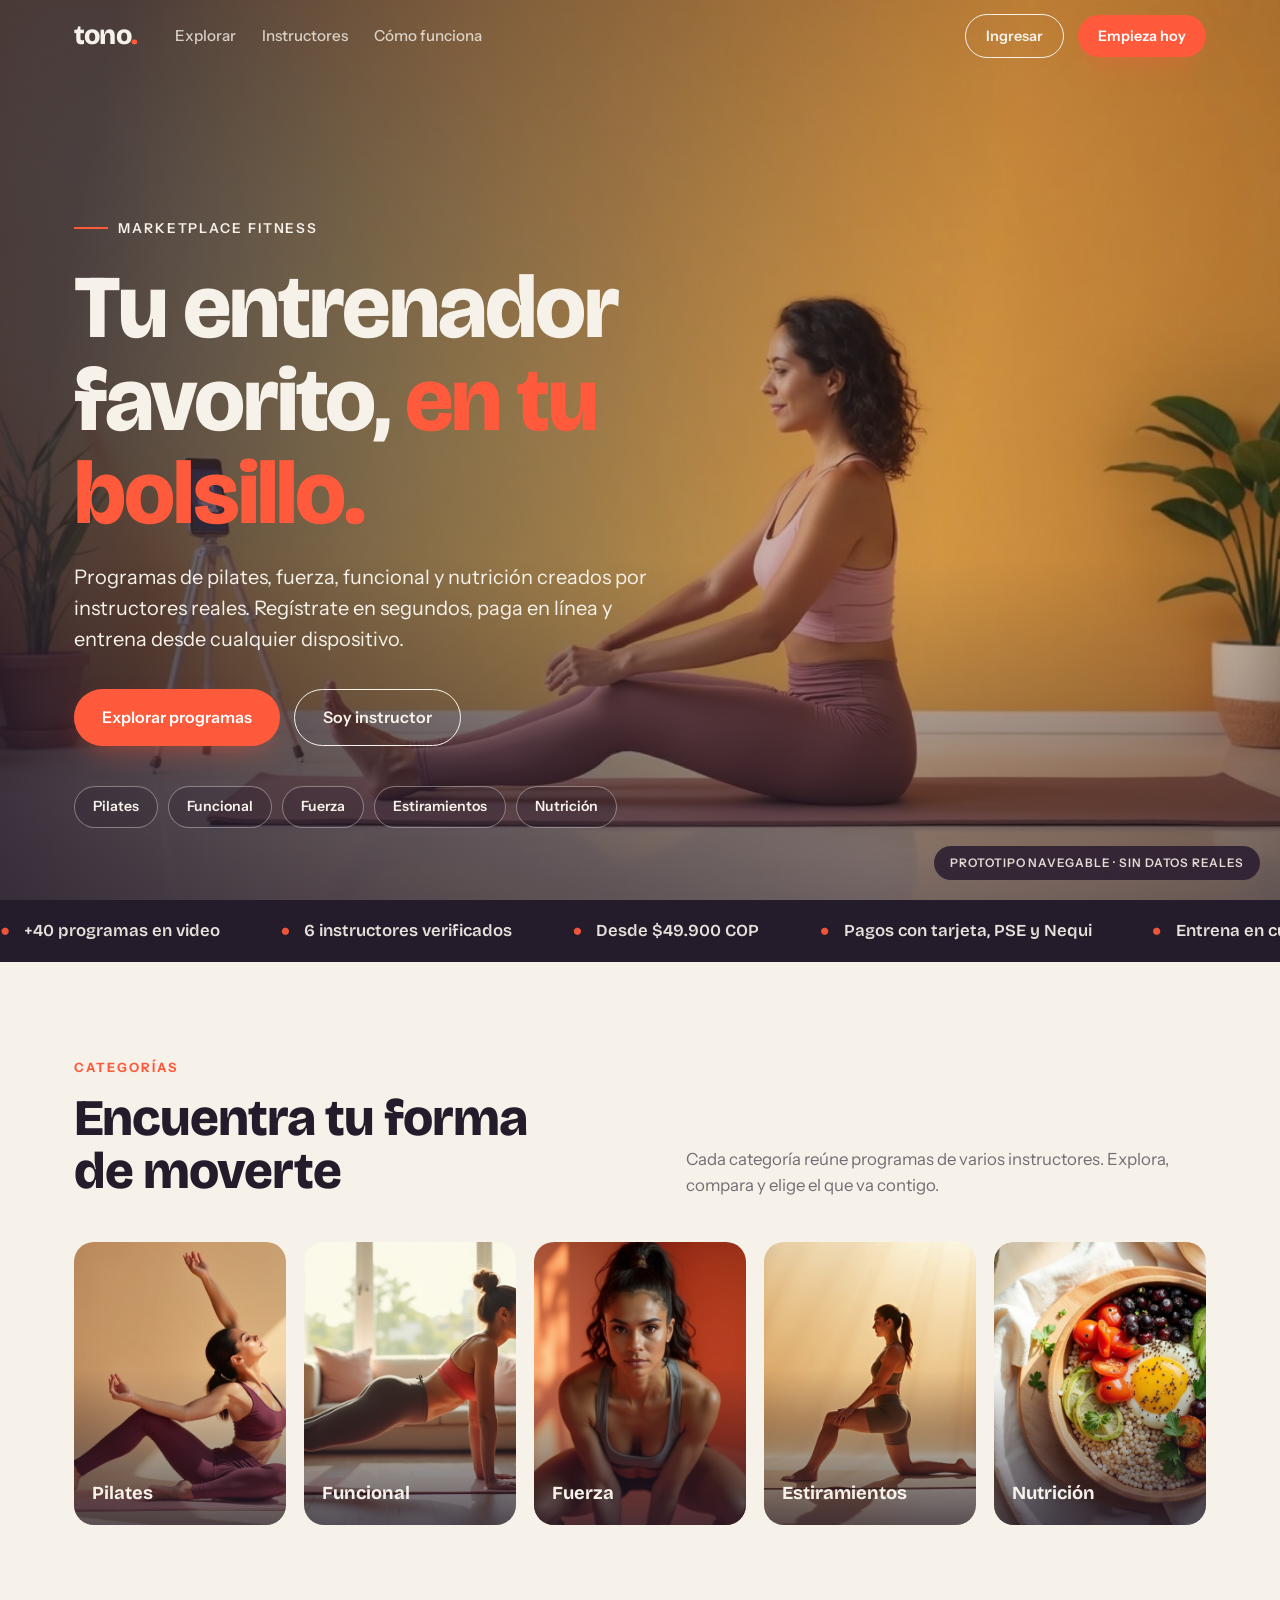
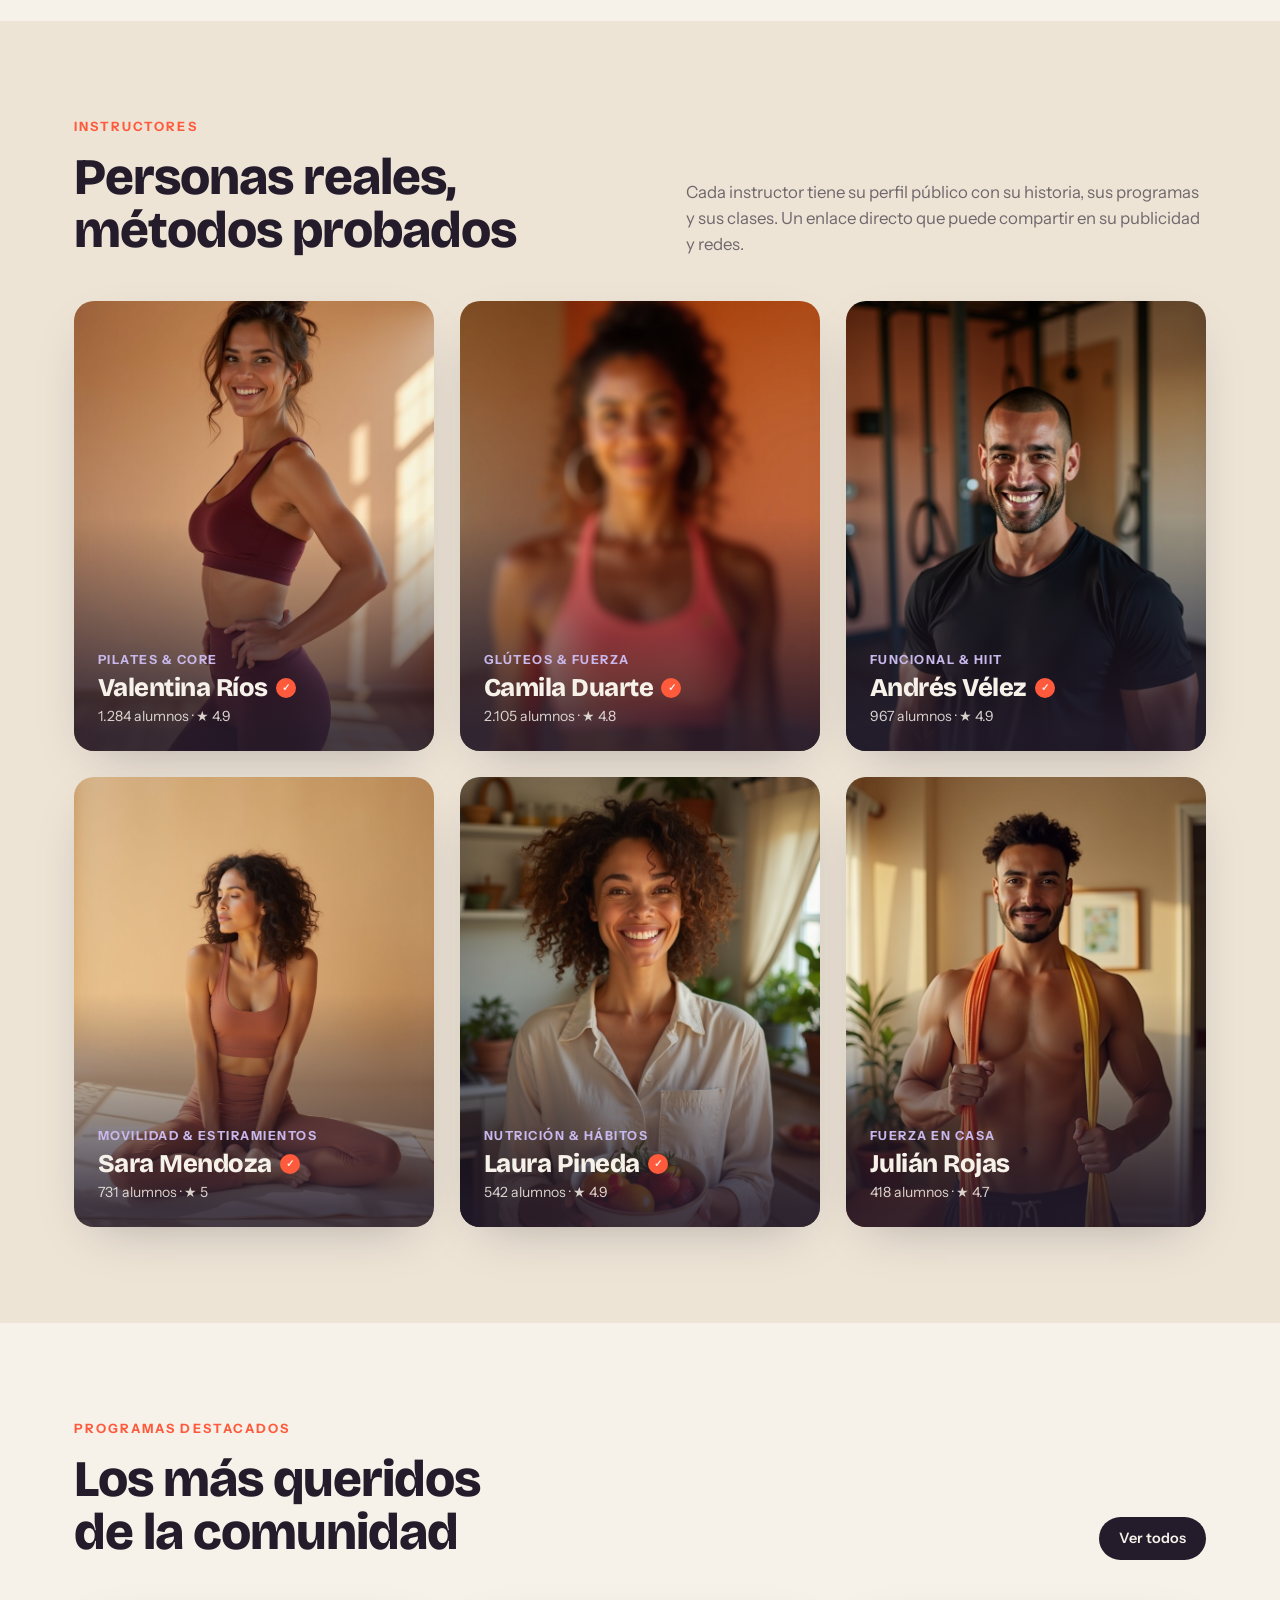
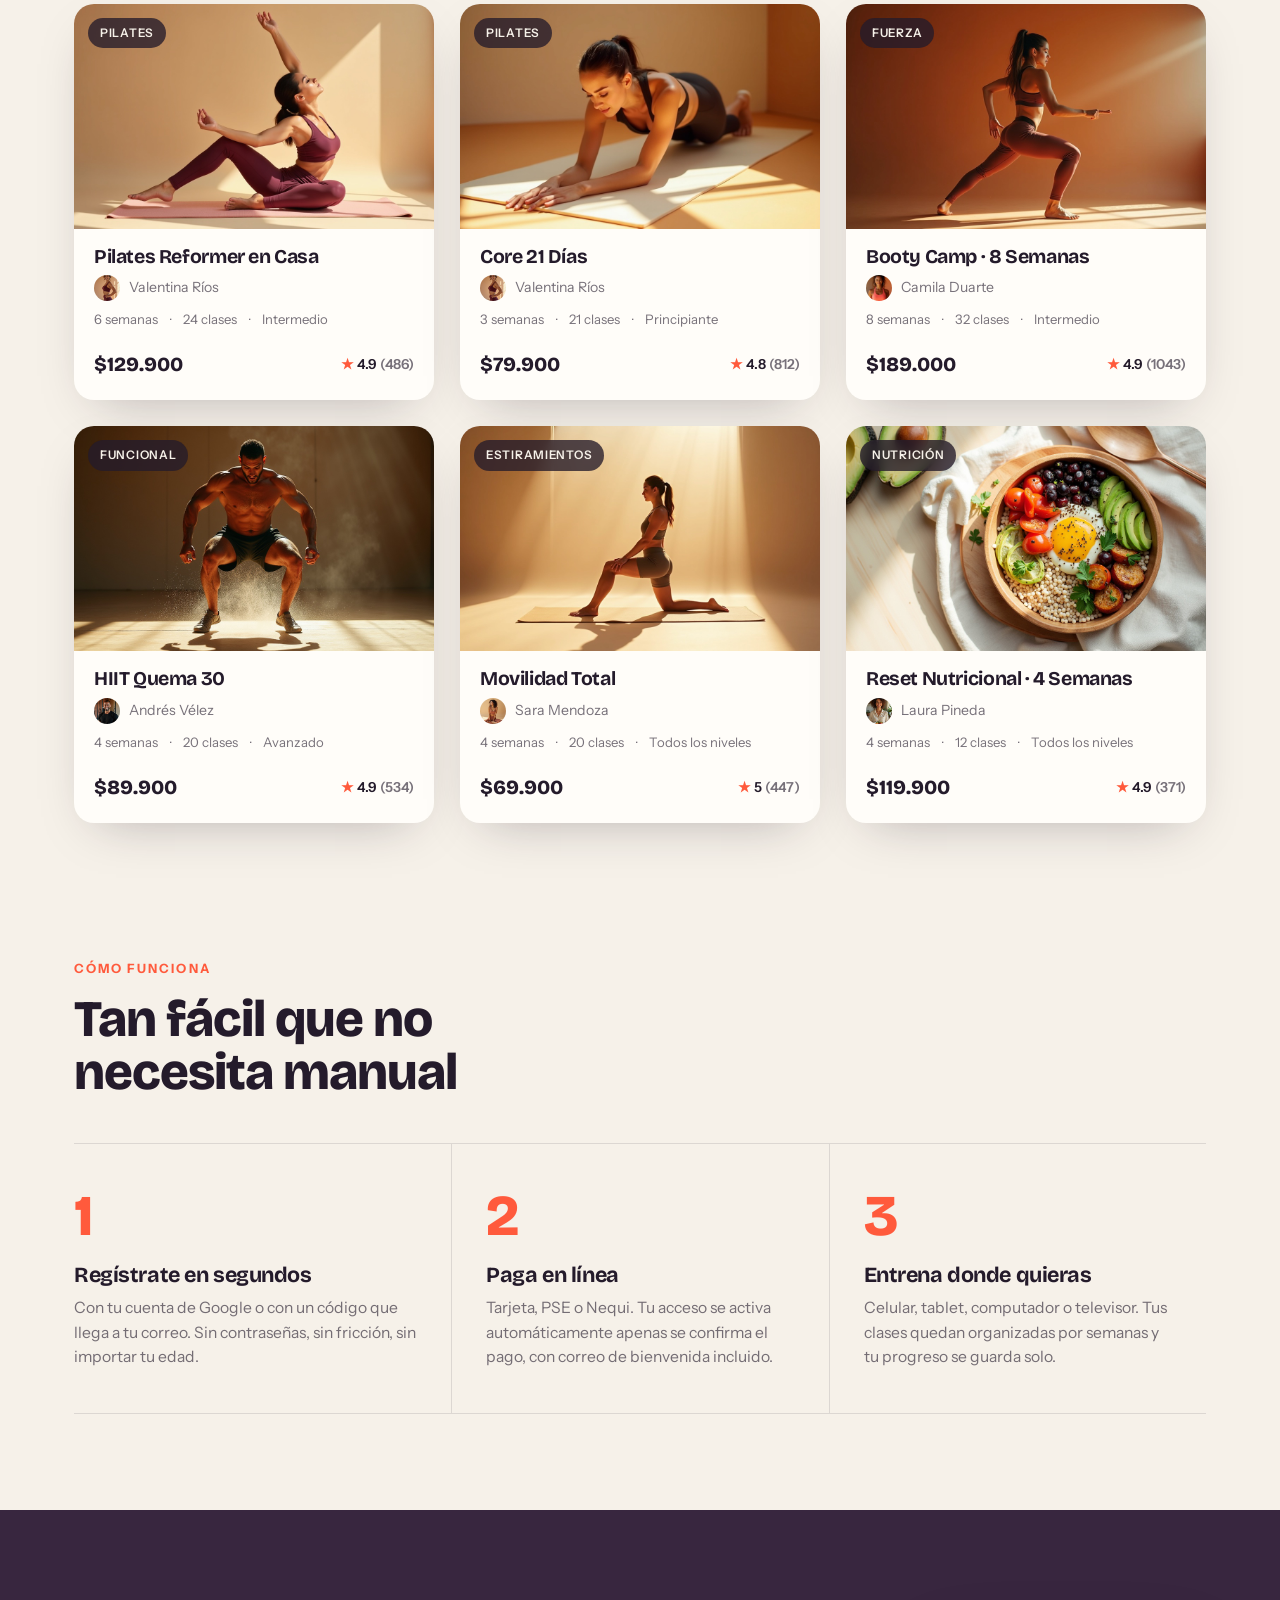
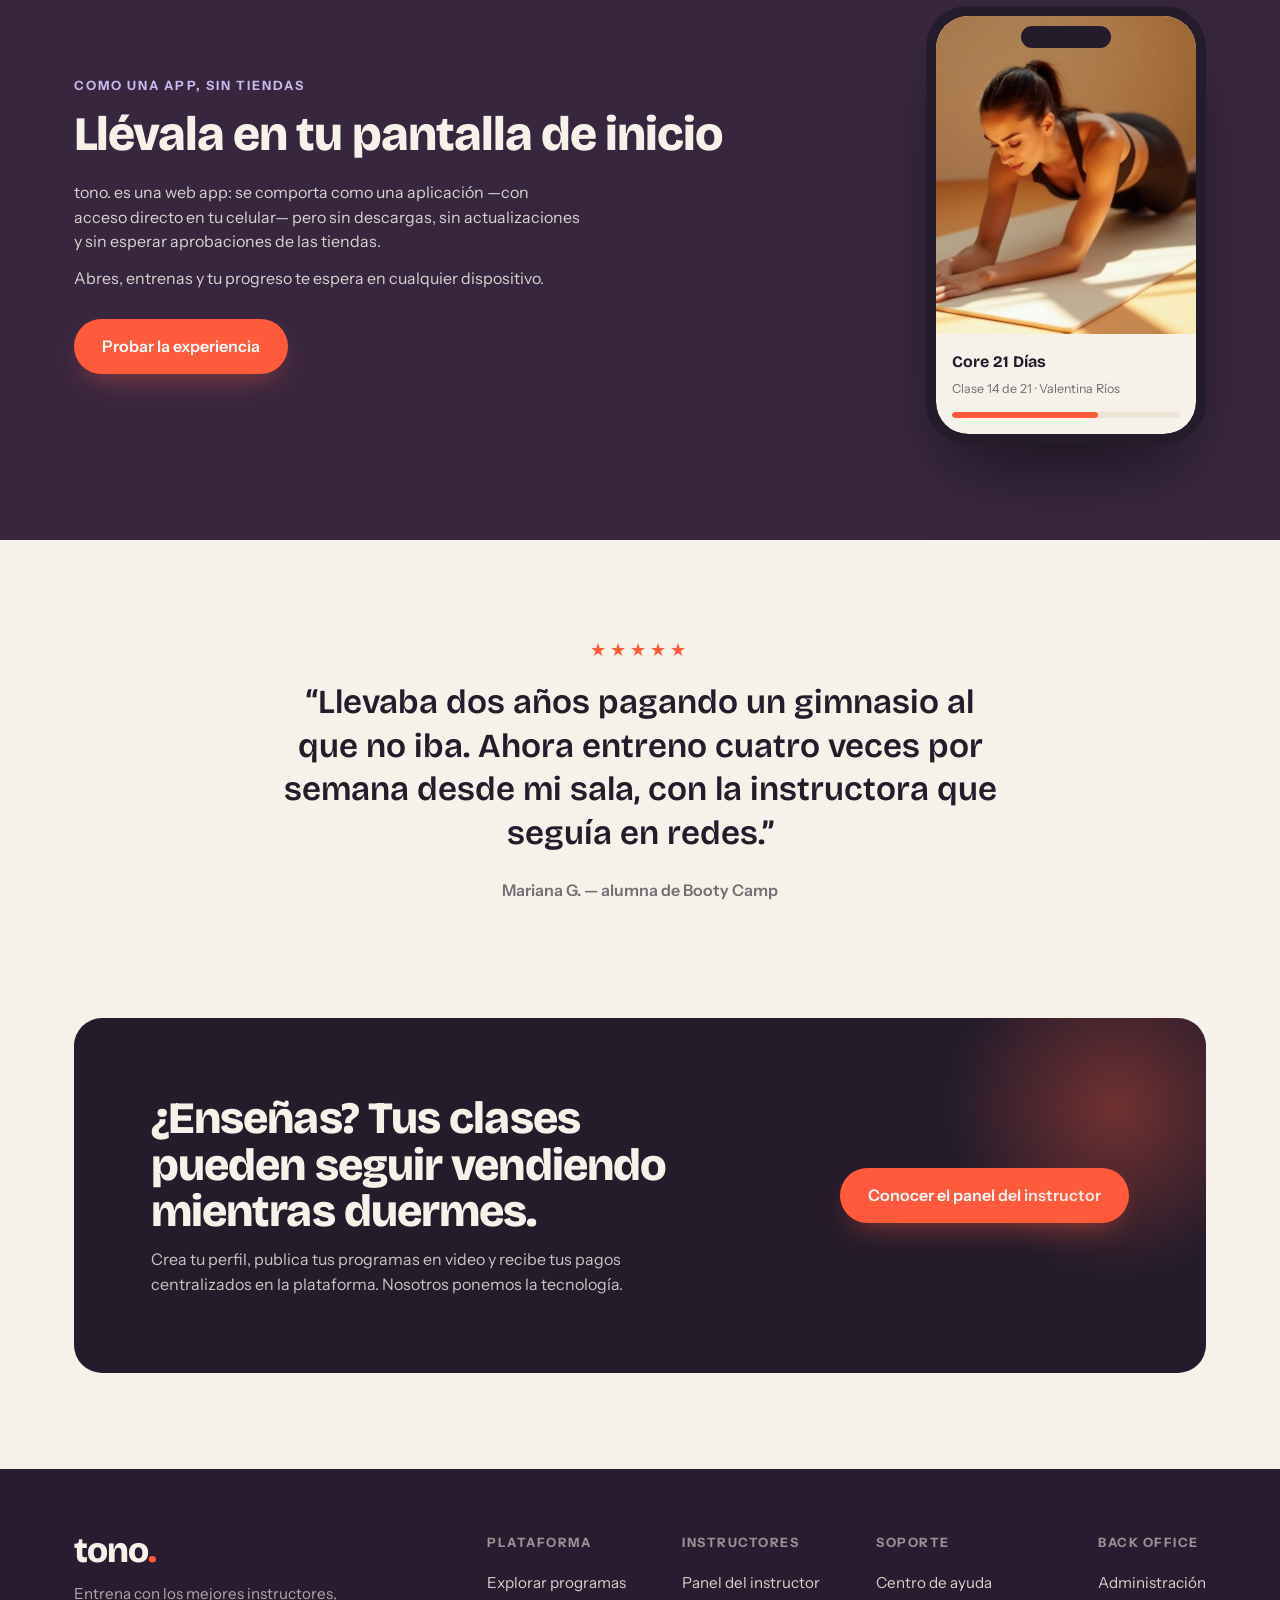
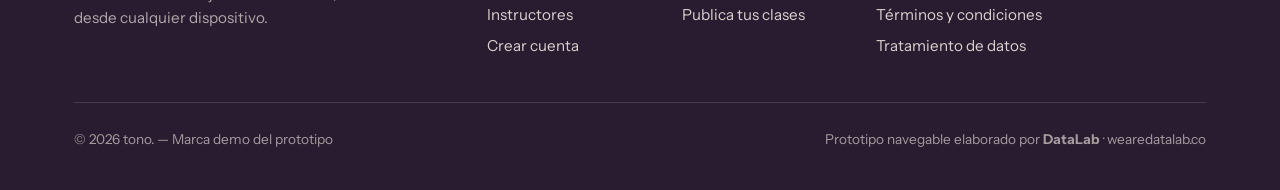
<file: index.html>
<!DOCTYPE html>
<html lang="es">
<head>
<meta charset="UTF-8">
<meta name="viewport" content="width=device-width, initial-scale=1.0, viewport-fit=cover">
<meta name="theme-color" content="#241B2B">
<title>tono. — Entrena con los mejores, donde estés</title>
<link rel="preconnect" href="https://fonts.googleapis.com">
<link href="https://fonts.googleapis.com/css2?family=Bricolage+Grotesque:wght@500;600;700;800&family=Instrument+Sans:wght@400;500;600;700&display=swap" rel="stylesheet">
<link rel="stylesheet" href="styles.css">
<style>
/* ---------- hero ---------- */
.hero {
  position: relative; min-height: 100svh; display: flex; align-items: flex-end;
  color: var(--crema); overflow: hidden;
}
.hero img.bg { position: absolute; inset: 0; width: 100%; height: 100%; object-fit: cover; object-position: 65% center; }
.hero::after {
  content: ''; position: absolute; inset: 0;
  background: linear-gradient(100deg, rgba(36,27,43,.82) 8%, rgba(36,27,43,.42) 46%, rgba(36,27,43,.08) 72%),
              linear-gradient(0deg, rgba(36,27,43,.55) 0%, transparent 38%);
}
.hero-in { position: relative; z-index: 2; width: 100%; max-width: 1180px; margin: 0 auto; padding: 0 24px 72px; }
.hero .eyebrow { display: inline-flex; align-items: center; gap: 10px; font-size: .85rem; font-weight: 600; letter-spacing: .14em; text-transform: uppercase; opacity: .9; margin-bottom: 22px; }
.hero .eyebrow::before { content: ''; width: 34px; height: 2px; background: var(--coral); }
.hero h1 { font-size: clamp(2.7rem, 7vw, 5.6rem); font-weight: 800; max-width: 12ch; margin-bottom: 22px; }
.hero h1 em { font-style: normal; color: var(--coral); }
.hero p.sub { font-size: clamp(1.05rem, 1.6vw, 1.25rem); max-width: 46ch; opacity: .92; margin-bottom: 34px; }
.hero-ctas { display: flex; gap: 14px; flex-wrap: wrap; margin-bottom: 40px; }
.hero-cats { display: flex; gap: 10px; flex-wrap: wrap; }
.hero-cats a {
  padding: 9px 18px; border-radius: 999px; border: 1px solid rgba(246,241,233,.4);
  font-size: .88rem; font-weight: 600; backdrop-filter: blur(6px); background: rgba(36,27,43,.25);
  transition: all .16s ease;
}
.hero-cats a:hover { background: var(--crema); color: var(--tinta); border-color: var(--crema); }

/* entrada del hero */
.hero .eyebrow, .hero h1, .hero .sub, .hero-ctas, .hero-cats { opacity: 0; transform: translateY(28px); animation: up .8s cubic-bezier(.2,.7,.2,1) forwards; }
.hero h1 { animation-delay: .1s; } .hero .sub { animation-delay: .2s; }
.hero-ctas { animation-delay: .3s; } .hero-cats { animation-delay: .42s; }
@keyframes up { to { opacity: 1; transform: none; } }
@media (prefers-reduced-motion: reduce) { .hero * { animation: none !important; opacity: 1 !important; transform: none !important; } }

/* ---------- marquee ---------- */
.marq { background: var(--tinta); color: var(--crema); overflow: hidden; padding: 18px 0; }
.marq-track { display: flex; gap: 60px; white-space: nowrap; animation: marq 26s linear infinite; width: max-content; }
.marq span { font-family: var(--f-display); font-weight: 600; font-size: 1.05rem; opacity: .92; }
.marq i { font-style: normal; color: var(--coral); margin-right: 14px; }
@keyframes marq { to { transform: translateX(-50%); } }

/* ---------- categorías ---------- */
.cats-grid { display: grid; grid-template-columns: repeat(5, 1fr); gap: 18px; }
.cat-tile { position: relative; border-radius: var(--r); overflow: hidden; aspect-ratio: 3/4; display: flex; align-items: flex-end; color: var(--crema); }
.cat-tile img { position: absolute; inset: 0; width: 100%; height: 100%; object-fit: cover; transition: transform .5s ease; }
.cat-tile::after { content: ''; position: absolute; inset: 0; background: linear-gradient(0deg, rgba(36,27,43,.75), transparent 55%); }
.cat-tile:hover img { transform: scale(1.07); }
.cat-tile span { position: relative; z-index: 2; padding: 18px; font-family: var(--f-display); font-weight: 700; font-size: 1.15rem; }
@media (max-width: 1020px) { .cats-grid { grid-template-columns: repeat(3, 1fr); } }
@media (max-width: 640px) { .cats-grid { grid-template-columns: repeat(2, 1fr); gap: 12px; } }

/* ---------- instructores ---------- */
.sec-inst { background: var(--crema-2); }
.inst-rail { display: grid; grid-template-columns: repeat(3, 1fr); gap: 26px; }
@media (max-width: 1020px) { .inst-rail { grid-template-columns: repeat(2, 1fr); } }
@media (max-width: 640px) { .inst-rail { grid-template-columns: 1fr; } }
.icard { position: relative; border-radius: var(--r); overflow: hidden; aspect-ratio: 4/5; display: flex; align-items: flex-end; color: var(--crema); box-shadow: var(--sombra); }
.icard img { position: absolute; inset: 0; width: 100%; height: 100%; object-fit: cover; transition: transform .5s ease; }
.icard::after { content: ''; position: absolute; inset: 0; background: linear-gradient(0deg, rgba(36,27,43,.85) 4%, transparent 52%); }
.icard:hover img { transform: scale(1.05); }
.icard .info { position: relative; z-index: 2; padding: 24px; width: 100%; }
.icard .rol { font-size: .78rem; font-weight: 700; letter-spacing: .12em; text-transform: uppercase; color: var(--lila); margin-bottom: 6px; }
.icard h3 { font-size: 1.6rem; font-weight: 800; display: flex; align-items: center; gap: 8px; }
.icard .check { display: inline-grid; place-items: center; width: 20px; height: 20px; border-radius: 50%; background: var(--coral); font-size: .65rem; }
.icard .meta { font-size: .88rem; opacity: .85; margin-top: 4px; }

/* ---------- cómo funciona ---------- */
.pasos { display: grid; grid-template-columns: repeat(3, 1fr); gap: 0; border-top: 1px solid var(--linea); }
.paso { padding: 44px 34px 44px 0; border-bottom: 1px solid var(--linea); }
.paso + .paso { padding-left: 34px; border-left: 1px solid var(--linea); }
.paso .num { font-family: var(--f-display); font-size: 3.6rem; font-weight: 800; color: var(--coral); line-height: 1; margin-bottom: 18px; }
.paso h3 { font-size: 1.35rem; margin-bottom: 10px; }
.paso p { color: var(--tinta-60); font-size: .98rem; }
@media (max-width: 860px) { .pasos { grid-template-columns: 1fr; } .paso + .paso { padding-left: 0; border-left: none; } .paso { padding: 34px 0; } }

/* ---------- app / pwa ---------- */
.sec-app { background: var(--ciruela); color: var(--crema); overflow: hidden; }
.app-flex { display: flex; align-items: center; gap: 70px; }
.app-txt { flex: 1; }
.app-txt h2 { font-size: clamp(2rem, 4vw, 3rem); margin-bottom: 20px; }
.app-txt p { opacity: .85; max-width: 46ch; margin-bottom: 12px; }
.phone {
  width: 280px; flex-shrink: 0; border-radius: 42px; border: 10px solid var(--tinta);
  background: var(--tinta); box-shadow: 0 40px 80px -30px rgba(0,0,0,.6); overflow: hidden; position: relative;
  transform: rotate(3deg);
}
.phone .notch { position: absolute; top: 10px; left: 50%; transform: translateX(-50%); width: 90px; height: 22px; border-radius: 999px; background: var(--tinta); z-index: 3; }
.phone .scr { border-radius: 32px; overflow: hidden; background: var(--crema); }
.phone .scr img { aspect-ratio: 9/11; object-fit: cover; width: 100%; }
.phone .scr .mini { padding: 16px; }
.phone .scr .mini b { font-family: var(--f-display); font-size: 1rem; display: block; color: var(--tinta); }
.phone .scr .mini span { font-size: .78rem; color: var(--tinta-60); }
.phone .scr .mini .bar { height: 6px; border-radius: 99px; background: var(--crema-2); margin-top: 12px; overflow: hidden; }
.phone .scr .mini .bar i { display: block; height: 100%; width: 64%; background: var(--coral); border-radius: 99px; }
@media (max-width: 860px) { .app-flex { flex-direction: column; gap: 44px; } .phone { transform: rotate(0); } }

/* ---------- testimonios ---------- */
.tst { max-width: 780px; margin: 0 auto; text-align: center; }
.tst blockquote { font-family: var(--f-display); font-size: clamp(1.4rem, 3vw, 2.1rem); font-weight: 600; line-height: 1.3; }
.tst .who { margin-top: 22px; font-weight: 600; color: var(--tinta-60); }
.tst .stars { color: var(--coral); letter-spacing: 4px; font-size: 1.1rem; margin-bottom: 18px; }

/* ---------- cta instructor ---------- */
.inst-cta { border-radius: calc(var(--r) * 1.4); background: var(--tinta); color: var(--crema); padding: clamp(40px, 6vw, 80px); display: flex; align-items: center; justify-content: space-between; gap: 40px; flex-wrap: wrap; position: relative; overflow: hidden; }
.inst-cta::before { content: ''; position: absolute; right: -80px; top: -80px; width: 340px; height: 340px; border-radius: 50%; background: radial-gradient(circle, rgba(255,90,60,.35), transparent 70%); }
.inst-cta h2 { font-size: clamp(1.8rem, 3.6vw, 2.8rem); max-width: 18ch; position: relative; }
.inst-cta p { opacity: .8; max-width: 44ch; margin-top: 12px; position: relative; }
</style>
</head>
<body>

<!-- ================= HERO ================= -->
<header class="hero">
  <img class="bg" src="img/hero.jpg" alt="Mujer entrenando pilates en casa siguiendo una clase desde su celular">
  <div class="hero-in">
    <div class="eyebrow">Marketplace fitness</div>
    <h1>Tu entrenador favorito, <em>en tu bolsillo.</em></h1>
    <p class="sub">Programas de pilates, fuerza, funcional y nutrición creados por instructores reales. Regístrate en segundos, paga en línea y entrena desde cualquier dispositivo.</p>
    <div class="hero-ctas">
      <a class="btn btn-coral" href="explorar.html">Explorar programas</a>
      <a class="btn btn-ghost" href="panel-instructor.html" style="color:var(--crema)">Soy instructor</a>
    </div>
    <div class="hero-cats" id="heroCats"></div>
  </div>
</header>

<!-- ================= MARQUEE ================= -->
<div class="marq" aria-hidden="true">
  <div class="marq-track" id="marq"></div>
</div>

<!-- ================= CATEGORÍAS ================= -->
<section class="sec">
  <div class="wrap">
    <div class="sec-head rv">
      <div>
        <div class="kicker">Categorías</div>
        <h2>Encuentra tu forma<br>de moverte</h2>
      </div>
      <p class="sec-sub">Cada categoría reúne programas de varios instructores. Explora, compara y elige el que va contigo.</p>
    </div>
    <div class="cats-grid" id="catsGrid"></div>
  </div>
</section>

<!-- ================= INSTRUCTORES ================= -->
<section class="sec sec-inst" id="instructores">
  <div class="wrap">
    <div class="sec-head rv">
      <div>
        <div class="kicker">Instructores</div>
        <h2>Personas reales,<br>métodos probados</h2>
      </div>
      <p class="sec-sub">Cada instructor tiene su perfil público con su historia, sus programas y sus clases. Un enlace directo que puede compartir en su publicidad y redes.</p>
    </div>
    <div class="inst-rail" id="instRail"></div>
  </div>
</section>

<!-- ================= PROGRAMAS DESTACADOS ================= -->
<section class="sec">
  <div class="wrap">
    <div class="sec-head rv">
      <div>
        <div class="kicker">Programas destacados</div>
        <h2>Los más queridos<br>de la comunidad</h2>
      </div>
      <a class="btn btn-tinta btn-sm" href="explorar.html">Ver todos</a>
    </div>
    <div class="grid g3" id="progGrid"></div>
  </div>
</section>

<!-- ================= CÓMO FUNCIONA ================= -->
<section class="sec" id="como" style="padding-top:40px">
  <div class="wrap">
    <div class="sec-head rv">
      <div>
        <div class="kicker">Cómo funciona</div>
        <h2>Tan fácil que no<br>necesita manual</h2>
      </div>
    </div>
    <div class="pasos rv">
      <div class="paso">
        <div class="num">1</div>
        <h3>Regístrate en segundos</h3>
        <p>Con tu cuenta de Google o con un código que llega a tu correo. Sin contraseñas, sin fricción, sin importar tu edad.</p>
      </div>
      <div class="paso">
        <div class="num">2</div>
        <h3>Paga en línea</h3>
        <p>Tarjeta, PSE o Nequi. Tu acceso se activa automáticamente apenas se confirma el pago, con correo de bienvenida incluido.</p>
      </div>
      <div class="paso">
        <div class="num">3</div>
        <h3>Entrena donde quieras</h3>
        <p>Celular, tablet, computador o televisor. Tus clases quedan organizadas por semanas y tu progreso se guarda solo.</p>
      </div>
    </div>
  </div>
</section>

<!-- ================= APP / PWA ================= -->
<section class="sec sec-app">
  <div class="wrap app-flex">
    <div class="app-txt rv">
      <div class="kicker" style="color:var(--lila)">Como una app, sin tiendas</div>
      <h2>Llévala en tu pantalla de inicio</h2>
      <p>tono. es una web app: se comporta como una aplicación —con acceso directo en tu celular— pero sin descargas, sin actualizaciones y sin esperar aprobaciones de las tiendas.</p>
      <p>Abres, entrenas y tu progreso te espera en cualquier dispositivo.</p>
      <a class="btn btn-coral" href="explorar.html" style="margin-top:16px">Probar la experiencia</a>
    </div>
    <div class="phone rv">
      <div class="notch"></div>
      <div class="scr">
        <img src="img/p-core21.jpg" alt="Clase de core en el celular">
        <div class="mini">
          <b>Core 21 Días</b>
          <span>Clase 14 de 21 · Valentina Ríos</span>
          <div class="bar"><i></i></div>
        </div>
      </div>
    </div>
  </div>
</section>

<!-- ================= TESTIMONIO ================= -->
<section class="sec">
  <div class="wrap tst rv">
    <div class="stars">★★★★★</div>
    <blockquote>“Llevaba dos años pagando un gimnasio al que no iba. Ahora entreno cuatro veces por semana desde mi sala, con la instructora que seguía en redes.”</blockquote>
    <div class="who">Mariana G. — alumna de Booty Camp</div>
  </div>
</section>

<!-- ================= CTA INSTRUCTOR ================= -->
<section class="sec" id="instructor-cta" style="padding-top:20px">
  <div class="wrap">
    <div class="inst-cta rv">
      <div>
        <h2>¿Enseñas? Tus clases pueden seguir vendiendo mientras duermes.</h2>
        <p>Crea tu perfil, publica tus programas en video y recibe tus pagos centralizados en la plataforma. Nosotros ponemos la tecnología.</p>
      </div>
      <a class="btn btn-coral" href="panel-instructor.html">Conocer el panel del instructor</a>
    </div>
  </div>
</section>

<script src="data.js"></script>
<script src="app.js"></script>
<script>
montarUI({ navClara: true });

// chips de categorías en el hero
document.getElementById('heroCats').innerHTML =
  CATS.map(c => `<a href="explorar.html?cat=${c.id}">${c.label}</a>`).join('');

// marquee
const items = ['+40 programas en video', '6 instructores verificados', 'Desde $49.900 COP', 'Pagos con tarjeta, PSE y Nequi', 'Entrena en cualquier dispositivo', 'Acceso inmediato'];
document.getElementById('marq').innerHTML = items.concat(items).map(t => `<span><i>●</i>${t}</span>`).join('');

// categorías
document.getElementById('catsGrid').innerHTML = CATS.map(c => `
  <a class="cat-tile rv" href="explorar.html?cat=${c.id}">
    <img src="${c.img}" alt="${c.label}" loading="lazy"><span>${c.label}</span>
  </a>`).join('');

// instructores (6)
document.getElementById('instRail').innerHTML = INSTRUCTORES.map(i => `
  <a class="icard rv" href="instructor.html?i=${i.slug}">
    <img src="${i.img}" alt="${i.nombre}" loading="lazy">
    <div class="info">
      <div class="rol">${i.rol}</div>
      <h3>${i.nombre} ${i.verificada ? '<span class="check">✓</span>' : ''}</h3>
      <div class="meta">${i.alumnos.toLocaleString('es-CO')} alumnos · ★ ${i.rating}</div>
    </div>
  </a>`).join('');

// programas destacados
document.getElementById('progGrid').innerHTML =
  PROGRAMAS.filter(p => p.destacado).map(pcardHTML).join('');

// re-observar reveals inyectados
document.querySelectorAll('.rv:not(.in)').forEach(el => {
  new IntersectionObserver((es, o) => es.forEach(e => { if (e.isIntersecting) { e.target.classList.add('in'); o.unobserve(e.target); } }), { threshold: .1 }).observe(el);
});
</script>
</body>
</html>
</file>
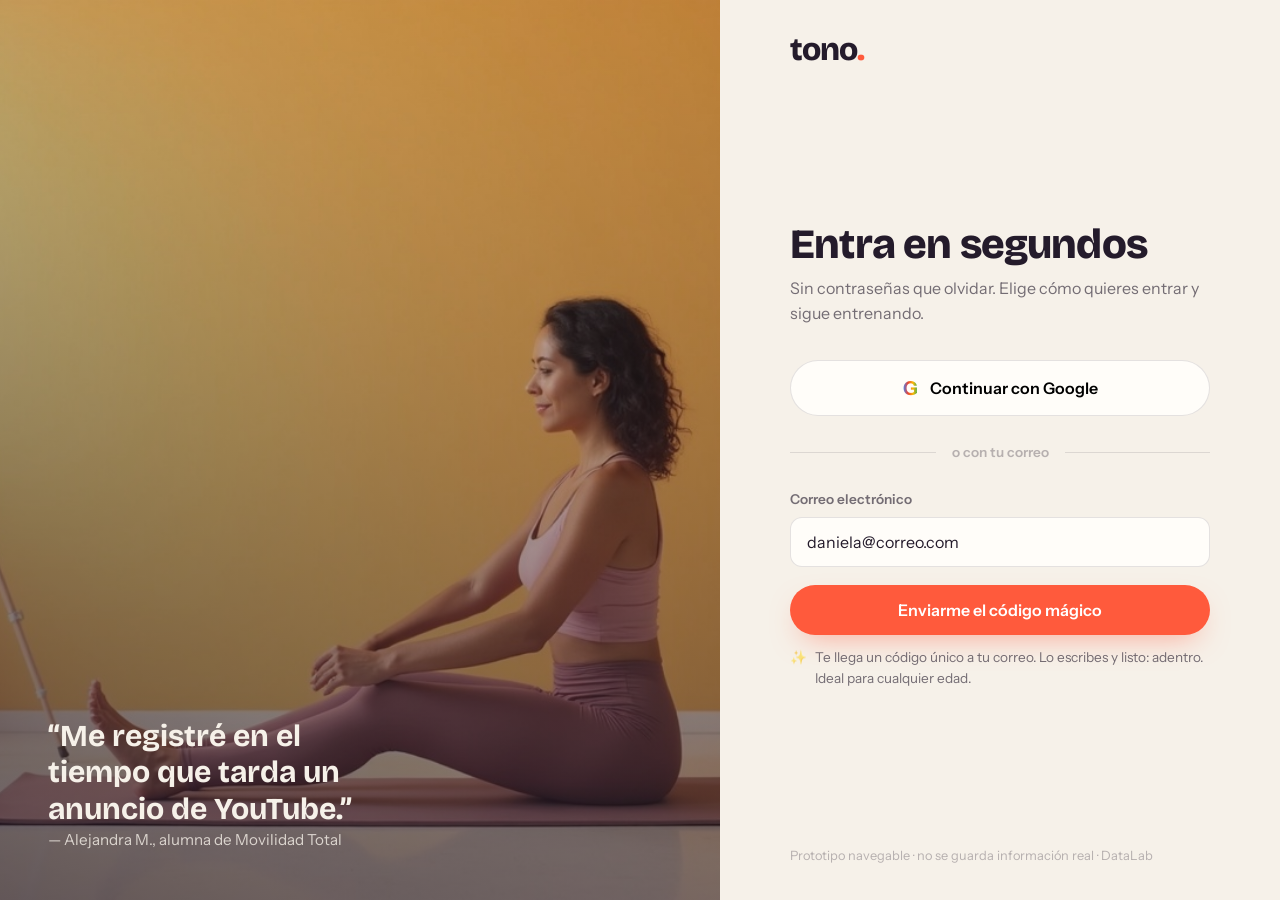
<file: acceso.html>
<!DOCTYPE html>
<html lang="es">
<head>
<meta charset="UTF-8">
<meta name="viewport" content="width=device-width, initial-scale=1.0">
<title>Ingresar — tono.</title>
<link rel="preconnect" href="https://fonts.googleapis.com">
<link href="https://fonts.googleapis.com/css2?family=Bricolage+Grotesque:wght@500;600;700;800&family=Instrument+Sans:wght@400;500;600;700&display=swap" rel="stylesheet">
<link rel="stylesheet" href="styles.css">
<style>
body { min-height: 100svh; display: flex; }
.lado {
  flex: 1; position: relative; overflow: hidden; display: none;
}
.lado img { position: absolute; inset: 0; width: 100%; height: 100%; object-fit: cover; }
.lado::after { content: ''; position: absolute; inset: 0; background: linear-gradient(20deg, rgba(36,27,43,.7), rgba(36,27,43,.1)); }
.lado .frase { position: absolute; bottom: 48px; left: 48px; right: 48px; z-index: 2; color: var(--crema); }
.lado .frase b { font-family: var(--f-display); font-size: 1.9rem; font-weight: 700; line-height: 1.2; display: block; max-width: 18ch; }
.lado .frase span { opacity: .8; font-size: .95rem; }
@media (min-width: 960px) { .lado { display: block; } }

.panel { width: min(560px, 100%); margin: 0 auto; display: flex; flex-direction: column; padding: 34px clamp(24px, 6vw, 70px); }
.panel .logo { font-size: 2rem; }
.panel-c { margin: auto 0; padding: 60px 0; }
.panel h1 { font-size: clamp(1.9rem, 4vw, 2.6rem); font-weight: 800; margin-bottom: 10px; }
.panel .sub { color: var(--tinta-60); margin-bottom: 34px; }
.g-btn {
  width: 100%; display: flex; align-items: center; justify-content: center; gap: 12px;
  padding: 15px; border-radius: 999px; border: 1.5px solid var(--linea); background: var(--blanco);
  font-weight: 600; font-size: 1rem; transition: all .16s ease;
}
.g-btn:hover { border-color: var(--tinta); transform: translateY(-1px); }
.g-btn .gi { font-weight: 800; background: linear-gradient(90deg,#4285F4,#EA4335,#FBBC05,#34A853); -webkit-background-clip: text; background-clip: text; color: transparent; font-size: 1.2rem; }
.o { display: flex; align-items: center; gap: 16px; color: var(--tinta-30); font-size: .85rem; font-weight: 600; margin: 26px 0; }
.o::before, .o::after { content: ''; flex: 1; height: 1px; background: var(--linea); }
.magic-note { font-size: .85rem; color: var(--tinta-60); margin-top: 12px; display: flex; gap: 8px; }
.paso2, .paso3 { display: none; }
/* correo simulado */
.inbox { border: 1.5px solid var(--linea); border-radius: var(--r-sm); background: var(--blanco); overflow: hidden; margin: 22px 0; box-shadow: var(--sombra); }
.inbox .ih { background: var(--crema-2); padding: 10px 18px; font-size: .8rem; font-weight: 600; color: var(--tinta-60); display: flex; gap: 8px; align-items: center; }
.inbox .ib { padding: 20px; }
.inbox .ib .de { font-size: .85rem; color: var(--tinta-60); margin-bottom: 10px; }
.inbox .codigo { font-family: var(--f-display); font-size: 2.2rem; font-weight: 800; letter-spacing: .18em; color: var(--coral); }
.cod-inputs { display: flex; gap: 10px; margin: 20px 0; }
.cod-inputs input { width: 54px; height: 62px; text-align: center; font-size: 1.5rem; font-weight: 700; border: 1.5px solid var(--linea); border-radius: var(--r-sm); background: var(--blanco); outline: none; }
.cod-inputs input:focus { border-color: var(--coral); }
.exito { text-align: center; padding: 30px 0; }
.exito .checkbig { width: 90px; height: 90px; border-radius: 50%; background: var(--ok); color: #fff; display: grid; place-items: center; font-size: 2.4rem; margin: 0 auto 24px; animation: pop .5s cubic-bezier(.2,1.6,.4,1); }
@keyframes pop { from { transform: scale(0); } }
</style>
</head>
<body>

<div class="lado">
  <img src="img/hero.jpg" alt="">
  <div class="frase">
    <b>“Me registré en el tiempo que tarda un anuncio de YouTube.”</b>
    <span>— Alejandra M., alumna de Movilidad Total</span>
  </div>
</div>

<div class="panel">
  <a class="logo" href="index.html">tono<i>.</i></a>

  <div class="panel-c">
    <!-- PASO 1: elegir método -->
    <div class="paso1" id="paso1">
      <h1>Entra en segundos</h1>
      <p class="sub">Sin contraseñas que olvidar. Elige cómo quieres entrar y sigue entrenando.</p>
      <button class="g-btn" onclick="loginGoogle()"><span class="gi">G</span> Continuar con Google</button>
      <div class="o">o con tu correo</div>
      <div class="field">
        <label for="email">Correo electrónico</label>
        <input type="email" id="email" placeholder="tunombre@correo.com" value="daniela@correo.com">
      </div>
      <button class="btn btn-coral" style="width:100%;margin-top:18px" onclick="enviarMagic()">Enviarme el código mágico</button>
      <div class="magic-note">✨ <span>Te llega un código único a tu correo. Lo escribes y listo: adentro. Ideal para cualquier edad.</span></div>
    </div>

    <!-- PASO 2: código mágico -->
    <div class="paso2" id="paso2">
      <h1>Revisa tu correo</h1>
      <p class="sub">Enviamos un código de acceso a <b id="emailDest"></b>. En este prototipo, el correo aparece aquí mismo:</p>
      <div class="inbox">
        <div class="ih">📧 Bandeja de entrada (simulada)</div>
        <div class="ib">
          <div class="de"><b>tono.</b> &lt;hola@tono.fit&gt; — Tu código de acceso</div>
          <div class="codigo" id="codigoMostrado">····</div>
        </div>
      </div>
      <div class="cod-inputs" id="codInputs">
        <input maxlength="1" inputmode="numeric"><input maxlength="1" inputmode="numeric"><input maxlength="1" inputmode="numeric"><input maxlength="1" inputmode="numeric">
      </div>
      <button class="btn btn-coral" style="width:100%" onclick="autocompletar()">Usar el código del correo</button>
      <button class="btn btn-ghost btn-sm" style="width:100%;margin-top:10px" onclick="volver()">Cambiar correo</button>
    </div>

    <!-- PASO 3: éxito -->
    <div class="paso3" id="paso3">
      <div class="exito">
        <div class="checkbig">✓</div>
        <h1>¡Hola, <span id="nombreOk"></span>!</h1>
        <p class="sub">Tu cuenta quedó lista. Te enviamos un correo de bienvenida con los primeros pasos.</p>
        <a class="btn btn-coral" style="width:100%" id="continuarBtn" href="mi-entrenamiento.html">Continuar</a>
      </div>
    </div>
  </div>

  <p style="font-size:.8rem;color:var(--tinta-30)">Prototipo navegable · no se guarda información real · DataLab</p>
</div>

<script src="data.js"></script>
<script src="app.js"></script>
<script>
const next = param('next') || 'mi-entrenamiento.html';
let codigo = '';

function mostrar(n) {
  ['paso1', 'paso2', 'paso3'].forEach((id, i) =>
    document.getElementById(id).style.display = (i === n - 1) ? 'block' : 'none');
}

function nombreDesde(email) {
  const base = email.split('@')[0].replace(/[._-]+/g, ' ').trim() || 'Daniela';
  return base.split(' ').map(w => w[0].toUpperCase() + w.slice(1)).join(' ');
}

function finalizar(nombre, email) {
  TONO.login({ nombre, email });
  TONO.notificar('¡Bienvenida a tono.! 🎉', 'Tu cuenta quedó lista. Explora los programas y empieza a entrenar hoy.');
  document.getElementById('nombreOk').textContent = nombre.split(' ')[0];
  document.getElementById('continuarBtn').href = next;
  mostrar(3);
}

function loginGoogle() {
  toast('Conectando con Google… (simulado)');
  setTimeout(() => finalizar('Daniela Torres', 'daniela@gmail.com'), 900);
}

function enviarMagic() {
  const email = document.getElementById('email').value.trim();
  if (!email.includes('@')) { toast('Escribe un correo válido'); return; }
  codigo = String(Math.floor(1000 + Math.random() * 9000));
  document.getElementById('emailDest').textContent = email;
  document.getElementById('codigoMostrado').textContent = codigo.split('').join(' ');
  mostrar(2);
}

function autocompletar() {
  const inputs = document.querySelectorAll('#codInputs input');
  inputs.forEach((inp, i) => setTimeout(() => {
    inp.value = codigo[i];
    if (i === 3) setTimeout(() => finalizar(nombreDesde(document.getElementById('email').value), document.getElementById('email').value), 350);
  }, i * 140));
}

function volver() { mostrar(1); }

// código manual también funciona
document.getElementById('codInputs').addEventListener('input', (e) => {
  const inputs = [...document.querySelectorAll('#codInputs input')];
  const idx = inputs.indexOf(e.target);
  if (e.target.value && idx < 3) inputs[idx + 1].focus();
  if (inputs.every(i => i.value) && inputs.map(i => i.value).join('') === codigo) {
    finalizar(nombreDesde(document.getElementById('email').value), document.getElementById('email').value);
  }
});

// si ya hay sesión, saltar
if (TONO.user) location.href = next;
</script>
</body>
</html>
</file>
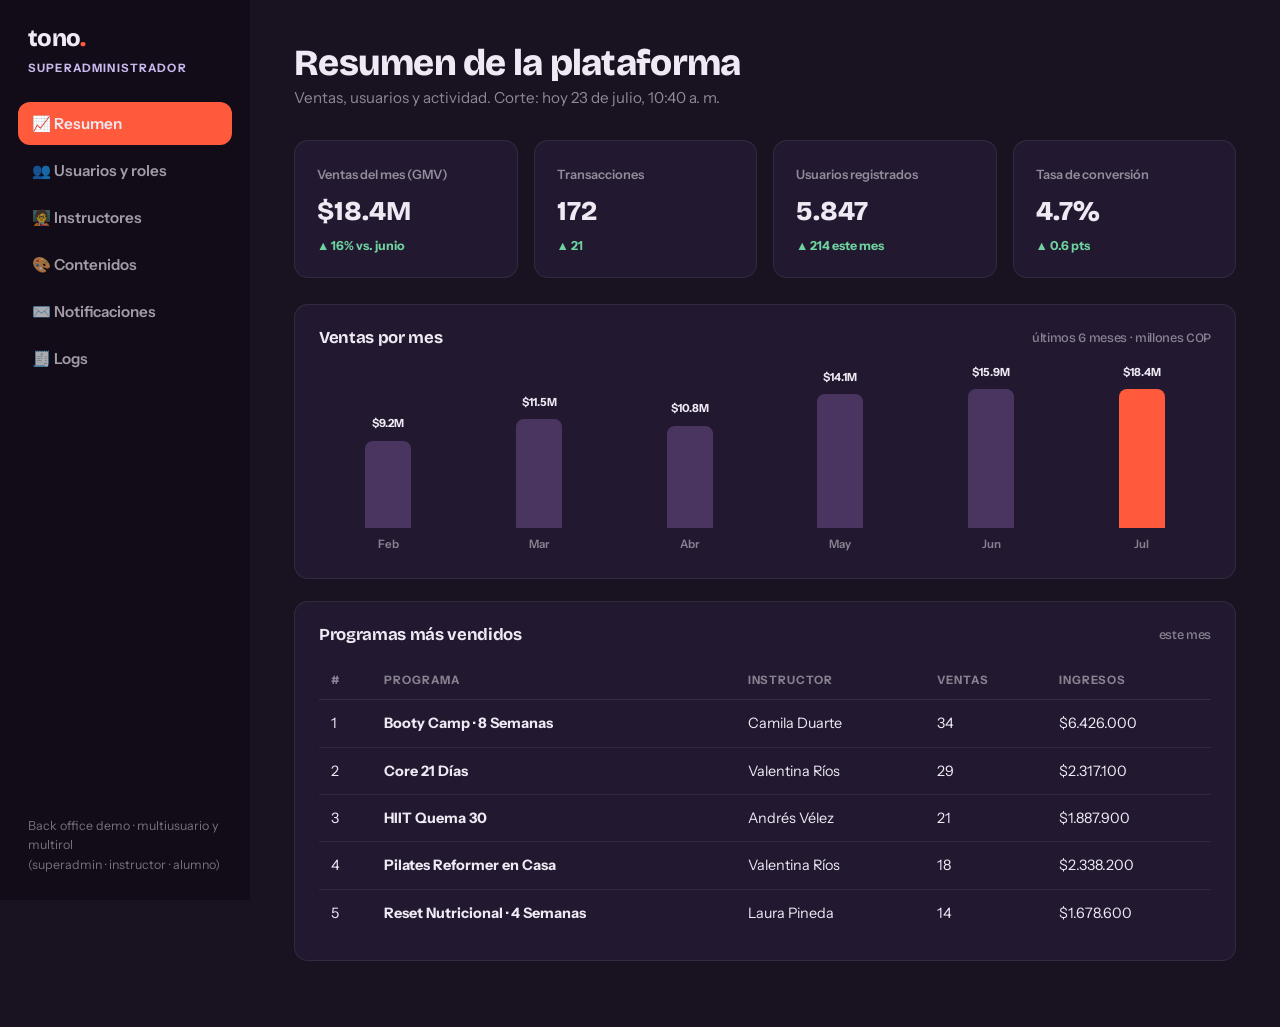
<file: admin.html>
<!DOCTYPE html>
<html lang="es">
<head>
<meta charset="UTF-8">
<meta name="viewport" content="width=device-width, initial-scale=1.0">
<title>Back office — tono.</title>
<link rel="preconnect" href="https://fonts.googleapis.com">
<link href="https://fonts.googleapis.com/css2?family=Bricolage+Grotesque:wght@500;600;700;800&family=Instrument+Sans:wght@400;500;600;700&display=swap" rel="stylesheet">
<link rel="stylesheet" href="styles.css">
<style>
body { background: #191220; color: #EFE9F4; }
.shell { display: grid; grid-template-columns: 250px 1fr; min-height: 100svh; }
@media (max-width: 900px) { .shell { grid-template-columns: 1fr; } .side { position: static !important; height: auto !important; flex-direction: row !important; overflow-x: auto; padding: 14px !important; } .side .rolbox, .side .abajo { display: none !important; } }
.side { background: #120C18; padding: 26px 18px; display: flex; flex-direction: column; gap: 4px; position: sticky; top: 0; height: 100svh; }
.side .logo { font-size: 1.5rem; margin: 0 10px 6px; color: #EFE9F4; }
.side .rolbox { margin: 0 10px 20px; font-size: .72rem; letter-spacing: .1em; text-transform: uppercase; color: var(--lila); font-weight: 700; }
.stab { display: flex; align-items: center; gap: 12px; padding: 12px 14px; border-radius: 12px; background: none; border: none; color: #EFE9F4; font-size: .95rem; font-weight: 600; opacity: .65; transition: all .15s; text-align: left; white-space: nowrap; }
.stab:hover { opacity: 1; background: rgba(239,233,244,.06); }
.stab.on { opacity: 1; background: var(--coral); }
.side .abajo { margin-top: auto; font-size: .78rem; opacity: .45; padding: 0 10px; }
.main { padding: clamp(22px, 4vw, 44px); }
.main h1 { font-size: clamp(1.6rem, 3.2vw, 2.3rem); font-weight: 800; margin-bottom: 4px; }
.main .sub { color: rgba(239,233,244,.55); margin-bottom: 30px; font-size: .95rem; }
.vista { display: none; }
.vista.on { display: block; animation: fade .3s ease; }
@keyframes fade { from { opacity: 0; transform: translateY(8px); } }
.kpis { display: grid; grid-template-columns: repeat(4, 1fr); gap: 16px; margin-bottom: 26px; }
@media (max-width: 1100px) { .kpis { grid-template-columns: repeat(2, 1fr); } }
.kpi { background: #221930; border-radius: 14px; padding: 20px 22px; border: 1px solid rgba(239,233,244,.08); }
.kpi .l { font-size: .8rem; font-weight: 600; color: rgba(239,233,244,.55); }
.kpi b { font-family: var(--f-display); font-size: 1.7rem; font-weight: 800; display: block; margin-top: 4px; }
.kpi .delta { font-size: .78rem; font-weight: 700; color: #6FD3A0; }
.bloque { background: #221930; border: 1px solid rgba(239,233,244,.08); border-radius: 14px; padding: 24px; margin-bottom: 22px; }
.bloque h3 { font-size: 1.05rem; margin-bottom: 18px; display: flex; justify-content: space-between; align-items: center; gap: 10px; flex-wrap: wrap; }
.bloque h3 small { font-weight: 500; color: rgba(239,233,244,.5); font-size: .8rem; }
.chart { display: flex; align-items: flex-end; gap: 12px; height: 190px; }
.chart .col { flex: 1; display: flex; flex-direction: column; align-items: center; gap: 8px; height: 100%; justify-content: flex-end; }
.chart .bar { width: 100%; max-width: 46px; border-radius: 8px 8px 0 0; background: #4A3560; transition: height .8s cubic-bezier(.2,.7,.2,1); }
.chart .col:last-child .bar { background: var(--coral); }
.chart .m { font-size: .72rem; color: rgba(239,233,244,.5); font-weight: 600; }
.chart .v { font-size: .7rem; font-weight: 700; }
table { width: 100%; border-collapse: collapse; font-size: .9rem; }
th { text-align: left; font-size: .72rem; text-transform: uppercase; letter-spacing: .08em; color: rgba(239,233,244,.5); padding: 10px 12px; border-bottom: 1.5px solid rgba(239,233,244,.1); }
td { padding: 12px; border-bottom: 1px solid rgba(239,233,244,.07); }
tr:last-child td { border-bottom: none; }
.pill { font-size: .72rem; font-weight: 700; padding: 4px 12px; border-radius: 999px; white-space: nowrap; }
.pill.admin { background: rgba(201,184,236,.16); color: var(--lila); }
.pill.inst { background: rgba(255,90,60,.16); color: #FF8A73; }
.pill.alum { background: rgba(111,211,160,.14); color: #6FD3A0; }
.pill.ok { background: rgba(111,211,160,.14); color: #6FD3A0; }
.pill.pend { background: rgba(255,196,87,.15); color: #FFC457; }
.btn-mini { background: rgba(239,233,244,.08); border: 1px solid rgba(239,233,244,.14); color: #EFE9F4; font-size: .8rem; font-weight: 600; padding: 7px 14px; border-radius: 999px; cursor: pointer; transition: all .15s; white-space: nowrap; }
.btn-mini:hover { background: rgba(239,233,244,.16); }
.btn-mini.coral { background: var(--coral); border-color: var(--coral); color: #fff; }
/* logs */
.log { display: flex; gap: 12px; padding: 10px 0; border-bottom: 1px solid rgba(239,233,244,.06); font-size: .87rem; font-family: ui-monospace, monospace; }
.log .h { color: rgba(239,233,244,.4); white-space: nowrap; }
.log .tipo { font-weight: 700; }
.log .tipo.v { color: #6FD3A0; } .log .tipo.u { color: var(--lila); } .log .tipo.s { color: #FFC457; }
/* plantillas correo */
.mailgrid { display: grid; grid-template-columns: repeat(3, 1fr); gap: 18px; }
@media (max-width: 1100px) { .mailgrid { grid-template-columns: 1fr; } }
.mailtpl { border: 1px solid rgba(239,233,244,.1); border-radius: 14px; overflow: hidden; background: #191220; }
.mailtpl .mh { padding: 12px 16px; font-size: .78rem; color: rgba(239,233,244,.55); border-bottom: 1px solid rgba(239,233,244,.08); display: flex; justify-content: space-between; align-items: center; }
.mailtpl .cuerpo { padding: 20px; background: var(--crema); color: var(--tinta); font-size: .85rem; }
.mailtpl .cuerpo .logo { font-size: 1.2rem; margin-bottom: 10px; }
.mailtpl .cuerpo b { display: block; font-family: var(--f-display); font-size: 1.02rem; margin-bottom: 6px; }
.mailtpl .cuerpo .cta { display: inline-block; background: var(--coral); color: #fff; font-weight: 700; font-size: .8rem; padding: 8px 18px; border-radius: 999px; margin-top: 12px; }
/* contenidos */
.f2c { display: grid; grid-template-columns: 1fr 1fr; gap: 18px; }
@media (max-width: 700px) { .f2c { grid-template-columns: 1fr; } }
.field label { color: rgba(239,233,244,.6); }
.field input, .field select, .field textarea { background: #191220; border-color: rgba(239,233,244,.15); color: #EFE9F4; }
.cat-row { display: flex; align-items: center; gap: 10px; padding: 10px 0; border-bottom: 1px solid rgba(239,233,244,.07); }
.cat-row .drag { color: rgba(239,233,244,.3); cursor: grab; }
.mut { color: rgba(239,233,244,.55); }
</style>
</head>
<body>

<div class="shell">
  <aside class="side">
    <a class="logo" href="index.html">tono<i>.</i></a>
    <div class="rolbox">Superadministrador</div>
    <button class="stab on" data-v="resumen">📈 Resumen</button>
    <button class="stab" data-v="usuarios">👥 Usuarios y roles</button>
    <button class="stab" data-v="instructores">🧑‍🏫 Instructores</button>
    <button class="stab" data-v="contenidos">🎨 Contenidos</button>
    <button class="stab" data-v="notifs">✉️ Notificaciones</button>
    <button class="stab" data-v="logs">🧾 Logs</button>
    <div class="abajo">Back office demo · multiusuario y multirol<br>(superadmin · instructor · alumno)</div>
  </aside>

  <main class="main">

    <!-- ===== RESUMEN ===== -->
    <section class="vista on" id="v-resumen">
      <h1>Resumen de la plataforma</h1>
      <p class="sub">Ventas, usuarios y actividad. Corte: hoy 23 de julio, 10:40 a. m.</p>
      <div class="kpis">
        <div class="kpi"><span class="l">Ventas del mes (GMV)</span><b>$18.4M</b><span class="delta">▲ 16% vs. junio</span></div>
        <div class="kpi"><span class="l">Transacciones</span><b>172</b><span class="delta">▲ 21</span></div>
        <div class="kpi"><span class="l">Usuarios registrados</span><b>5.847</b><span class="delta">▲ 214 este mes</span></div>
        <div class="kpi"><span class="l">Tasa de conversión</span><b>4.7%</b><span class="delta">▲ 0.6 pts</span></div>
      </div>
      <div class="bloque">
        <h3>Ventas por mes <small>últimos 6 meses · millones COP</small></h3>
        <div class="chart" id="chartAdmin"></div>
      </div>
      <div class="bloque">
        <h3>Programas más vendidos <small>este mes</small></h3>
        <table>
          <thead><tr><th>#</th><th>Programa</th><th>Instructor</th><th>Ventas</th><th>Ingresos</th></tr></thead>
          <tbody id="topProgs"></tbody>
        </table>
      </div>
    </section>

    <!-- ===== USUARIOS ===== -->
    <section class="vista" id="v-usuarios">
      <h1>Usuarios y roles</h1>
      <p class="sub">Gestión multiusuario con roles diferenciados. Con «Ingresar como» ves la plataforma exactamente como la ve esa persona — ideal para dar soporte.</p>
      <div class="bloque">
        <table>
          <thead><tr><th>Usuario</th><th>Correo</th><th>Rol</th><th>Registro</th><th>Estado</th><th></th></tr></thead>
          <tbody id="usersBody"></tbody>
        </table>
      </div>
    </section>

    <!-- ===== INSTRUCTORES ===== -->
    <section class="vista" id="v-instructores">
      <h1>Instructores</h1>
      <p class="sub">Aprobación, verificación y desempeño de los instructores del marketplace.</p>
      <div class="bloque">
        <table>
          <thead><tr><th>Instructor</th><th>Especialidad</th><th>Programas</th><th>Alumnos</th><th>Ventas mes</th><th>Estado</th><th></th></tr></thead>
          <tbody id="instsBody"></tbody>
        </table>
      </div>
    </section>

    <!-- ===== CONTENIDOS ===== -->
    <section class="vista" id="v-contenidos">
      <h1>Contenidos del sitio</h1>
      <p class="sub">Textos, banners y categorías editables sin depender de un desarrollador.</p>
      <div class="bloque">
        <h3>Textos de la portada</h3>
        <div class="f2c">
          <div class="field"><label>Titular del hero</label><input value="Tu entrenador favorito, en tu bolsillo."></div>
          <div class="field"><label>Subtítulo</label><input value="Programas de pilates, fuerza, funcional y nutrición creados por instructores reales."></div>
        </div>
        <button class="btn-mini coral" style="margin-top:16px" onclick="toast('✓ Cambios guardados (demo) — se publican al instante')">Guardar cambios</button>
      </div>
      <div class="bloque">
        <h3>Categorías <small>arrastra para reordenar (demo)</small></h3>
        <div id="catsAdmin"></div>
        <button class="btn-mini" style="margin-top:14px" onclick="toast('En la plataforma real aquí agregas una categoría nueva')">＋ Nueva categoría</button>
      </div>
      <div class="bloque">
        <h3>Datos de contacto</h3>
        <div class="f2c">
          <div class="field"><label>WhatsApp de soporte</label><input value="+57 310 000 0000"></div>
          <div class="field"><label>Correo de contacto</label><input value="hola@tono.fit"></div>
        </div>
      </div>
    </section>

    <!-- ===== NOTIFICACIONES ===== -->
    <section class="vista" id="v-notifs">
      <h1>Motor de notificaciones</h1>
      <p class="sub">Plantillas de los correos automáticos. Se disparan solas: bienvenida al registrarse, confirmación al comprar y aviso al instructor con cada venta.</p>
      <div class="mailgrid">
        <div class="mailtpl">
          <div class="mh"><span>Al usuario · al registrarse</span><span class="pill ok">Activa</span></div>
          <div class="cuerpo">
            <div class="logo">tono<i style="color:var(--coral)">.</i></div>
            <b>¡Bienvenida, {nombre}! 👋</b>
            Tu cuenta quedó lista. Explora los programas, guarda tus favoritos y empieza hoy tu primera clase.
            <span class="cta">Explorar programas</span>
          </div>
        </div>
        <div class="mailtpl">
          <div class="mh"><span>Al usuario · al comprar</span><span class="pill ok">Activa</span></div>
          <div class="cuerpo">
            <div class="logo">tono<i style="color:var(--coral)">.</i></div>
            <b>Tu acceso está activo ✓</b>
            Compraste {programa} de {instructor}. Ya puedes entrenar desde cualquier dispositivo, cuando quieras.
            <span class="cta">Empezar a entrenar</span>
          </div>
        </div>
        <div class="mailtpl">
          <div class="mh"><span>Al instructor · nueva venta</span><span class="pill ok">Activa</span></div>
          <div class="cuerpo">
            <div class="logo">tono<i style="color:var(--coral)">.</i></div>
            <b>¡Nueva venta! 🎉</b>
            {alumno} acaba de comprar {programa} por {valor}. Tu saldo del mes ya se actualizó en el panel.
            <span class="cta">Ver mis ventas</span>
          </div>
        </div>
      </div>
      <div class="bloque" style="margin-top:22px">
        <h3>Canales <small>correo incluido · WhatsApp/SMS se cotizan por separado</small></h3>
        <table>
          <tbody>
            <tr><td>✉️ Correo electrónico</td><td><span class="pill ok">Incluido</span></td></tr>
            <tr><td>🔔 Notificaciones del navegador</td><td><span class="pill ok">Incluido</span></td></tr>
            <tr><td>📱 WhatsApp / SMS</td><td><span class="pill pend">Opcional · vía terceros</span></td></tr>
          </tbody>
        </table>
      </div>
    </section>

    <!-- ===== LOGS ===== -->
    <section class="vista" id="v-logs">
      <h1>Registros de actividad</h1>
      <p class="sub">Trazabilidad completa: quién hizo qué y cuándo. Filtra por tipo de evento.</p>
      <div class="bloque">
        <div style="display:flex;gap:8px;margin-bottom:16px;flex-wrap:wrap">
          <button class="btn-mini coral" data-f="">Todos</button>
          <button class="btn-mini" data-f="v">Ventas</button>
          <button class="btn-mini" data-f="u">Usuarios</button>
          <button class="btn-mini" data-f="s">Sistema</button>
        </div>
        <div id="logsBody"></div>
      </div>
    </section>

  </main>
</div>

<script src="data.js"></script>
<script src="app.js"></script>
<script src="admin.js"></script>

</body>
</html>
</file>
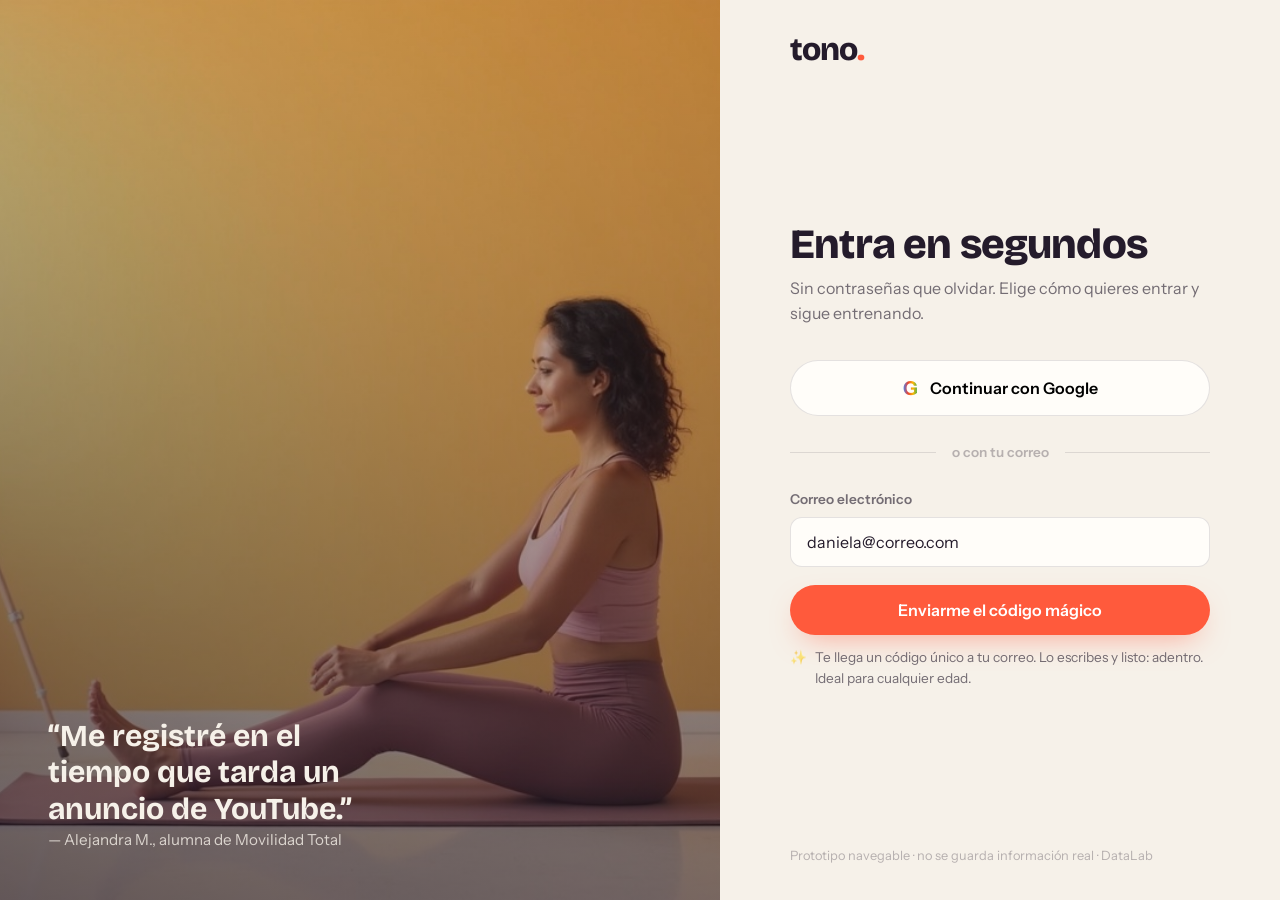
<file: checkout.html>
<!DOCTYPE html>
<html lang="es">
<head>
<meta charset="UTF-8">
<meta name="viewport" content="width=device-width, initial-scale=1.0">
<title>Pago seguro — tono.</title>
<link rel="preconnect" href="https://fonts.googleapis.com">
<link href="https://fonts.googleapis.com/css2?family=Bricolage+Grotesque:wght@500;600;700;800&family=Instrument+Sans:wght@400;500;600;700&display=swap" rel="stylesheet">
<link rel="stylesheet" href="styles.css">
<style>
.co { padding: calc(var(--nav-h) + 44px) 0 90px; }
.co-grid { display: grid; grid-template-columns: 1fr 420px; gap: 46px; align-items: start; }
@media (max-width: 960px) { .co-grid { grid-template-columns: 1fr; } }
.co h1 { font-size: clamp(1.9rem, 4vw, 2.7rem); font-weight: 800; margin-bottom: 6px; }
.seguro { display: inline-flex; align-items: center; gap: 8px; font-size: .85rem; color: var(--tinta-60); margin-bottom: 30px; }
/* métodos */
.metodos { display: flex; gap: 10px; margin-bottom: 24px; flex-wrap: wrap; }
.metodo {
  flex: 1; min-width: 110px; padding: 14px; border-radius: var(--r-sm); border: 1.5px solid var(--linea);
  background: var(--blanco); font-weight: 700; display: flex; flex-direction: column; align-items: center; gap: 4px;
  transition: all .15s ease; font-size: .95rem;
}
.metodo small { font-weight: 500; color: var(--tinta-60); font-size: .75rem; }
.metodo.on { border-color: var(--coral); background: rgba(255,90,60,.06); box-shadow: 0 0 0 1px var(--coral); }
.fpago { background: var(--blanco); border: 1.5px solid var(--linea); border-radius: var(--r); padding: 26px; display: grid; gap: 18px; }
.f2 { display: grid; grid-template-columns: 1fr 1fr; gap: 18px; }
.pse-msg, .nequi-msg { background: var(--crema-2); border-radius: var(--r-sm); padding: 18px; font-size: .95rem; color: var(--tinta-60); }
/* resumen */
.resumen { background: var(--blanco); border-radius: var(--r); box-shadow: var(--sombra); overflow: hidden; position: sticky; top: calc(var(--nav-h) + 20px); }
.resumen img { aspect-ratio: 16/8; object-fit: cover; width: 100%; }
.resumen .rb { padding: 24px; }
.resumen h3 { font-size: 1.3rem; margin-bottom: 4px; }
.resumen .por { color: var(--tinta-60); font-size: .9rem; margin-bottom: 18px; }
.linea-r { display: flex; justify-content: space-between; padding: 9px 0; font-size: .95rem; border-bottom: 1px solid var(--linea); }
.linea-r.total { border: none; font-family: var(--f-display); font-weight: 800; font-size: 1.35rem; padding-top: 16px; }
.badge-exento { background: rgba(62,155,108,.12); color: var(--ok); font-size: .78rem; font-weight: 700; padding: 3px 10px; border-radius: 999px; }
/* estados pago */
.overlay { position: fixed; inset: 0; z-index: 400; background: rgba(246,241,233,.96); display: none; align-items: center; justify-content: center; text-align: center; padding: 24px; }
.overlay.open { display: flex; }
.spinner { width: 64px; height: 64px; border-radius: 50%; border: 5px solid var(--crema-2); border-top-color: var(--coral); animation: spin 1s linear infinite; margin: 0 auto 26px; }
@keyframes spin { to { transform: rotate(360deg); } }
.ok-big { width: 96px; height: 96px; border-radius: 50%; background: var(--ok); color: #fff; display: grid; place-items: center; font-size: 2.6rem; margin: 0 auto 26px; animation: pop .5s cubic-bezier(.2,1.6,.4,1); }
@keyframes pop { from { transform: scale(0); } }
.overlay h2 { font-size: clamp(1.6rem, 3.5vw, 2.3rem); margin-bottom: 10px; }
.overlay p { color: var(--tinta-60); max-width: 44ch; margin: 0 auto 8px; }
/* mini correo confirmación */
.mailcard { max-width: 460px; margin: 26px auto; text-align: left; border: 1.5px solid var(--linea); border-radius: var(--r-sm); background: var(--blanco); overflow: hidden; box-shadow: var(--sombra); }
.mailcard .mh { background: var(--crema-2); padding: 9px 16px; font-size: .78rem; font-weight: 600; color: var(--tinta-60); }
.mailcard .mb { padding: 16px 18px; font-size: .9rem; }
.mailcard .mb b { display: block; margin-bottom: 4px; }
</style>
</head>
<body>

<section class="co">
  <div class="wrap">
    <h1>Pago seguro</h1>
    <div class="seguro">🔒 Conexión cifrada · procesado por tu pasarela de pagos (Wompi / ePayco / Mercado Pago)</div>

    <div class="co-grid">
      <div>
        <div class="metodos" id="metodos">
          <button class="metodo on" data-m="tarjeta">💳 Tarjeta<small>Crédito o débito</small></button>
          <button class="metodo" data-m="pse">🏦 PSE<small>Débito bancario</small></button>
          <button class="metodo" data-m="nequi">📱 Nequi<small>Desde tu celular</small></button>
        </div>

        <form class="fpago" id="fTarjeta" onsubmit="return pagar(event)">
          <div class="field"><label>Nombre en la tarjeta</label><input value="DANIELA TORRES" required></div>
          <div class="field"><label>Número de tarjeta</label><input value="4242 4242 4242 4242" inputmode="numeric" required></div>
          <div class="f2">
            <div class="field"><label>Vence</label><input value="08/29" required></div>
            <div class="field"><label>CVC</label><input value="123" inputmode="numeric" required></div>
          </div>
          <button class="btn btn-coral" type="submit" id="btnPagar">Pagar</button>
          <p style="font-size:.8rem;color:var(--tinta-30);text-align:center">Demo: no se procesa ningún cobro real.</p>
        </form>

        <div class="fpago oculto" id="fPse">
          <div class="pse-msg">En la plataforma real serás redirigida al portal de tu banco para autorizar el débito. Al confirmar, tu acceso se activa automáticamente.</div>
          <div class="field"><label>Banco</label>
            <select><option>Bancolombia</option><option>Davivienda</option><option>BBVA</option><option>Banco de Bogotá</option><option>Nequi</option></select>
          </div>
          <button class="btn btn-coral" onclick="pagar(event)">Continuar al banco</button>
        </div>

        <div class="fpago oculto" id="fNequi">
          <div class="nequi-msg">Recibirás una notificación en tu app Nequi para aprobar el pago con un toque.</div>
          <div class="field"><label>Número de celular</label><input value="310 456 7890" inputmode="tel"></div>
          <button class="btn btn-coral" onclick="pagar(event)">Enviar solicitud a Nequi</button>
        </div>
      </div>

      <aside class="resumen" id="resumen"></aside>
    </div>
  </div>
</section>

<!-- procesando -->
<div class="overlay" id="ovProc">
  <div>
    <div class="spinner"></div>
    <h2>Procesando tu pago…</h2>
    <p>Estamos confirmando la transacción con la pasarela. No cierres esta ventana.</p>
  </div>
</div>

<!-- éxito -->
<div class="overlay" id="ovOk">
  <div style="max-width:640px">
    <div class="ok-big">✓</div>
    <h2>¡Pago aprobado, acceso activado!</h2>
    <p>Tu programa ya está disponible. Así se ve el correo de confirmación que llega en la plataforma real:</p>
    <div class="mailcard">
      <div class="mh">📧 <b>tono.</b> — Confirmación de compra</div>
      <div class="mb">
        <b>¡Tu compra fue exitosa! 🎉</b>
        <span id="mailTexto"></span>
      </div>
    </div>
    <a class="btn btn-coral" id="irClase" href="#">Empezar a entrenar ahora</a>
    <div style="margin-top:12px"><a class="btn btn-ghost btn-sm" href="mi-entrenamiento.html">Ir a mi entrenamiento</a></div>
  </div>
</div>

<script src="data.js"></script>
<script src="app.js"></script>
<script>
montarUI({ sinFooter: true });

if (!TONO.user) location.href = 'acceso.html?next=' + encodeURIComponent(location.pathname.split('/').pop() + location.search);

const p = findP(param('p')) || PROGRAMAS[0];
const inst = findI(p.instructor);

document.getElementById('resumen').innerHTML = `
  <img src="${p.img}" alt="${p.titulo}">
  <div class="rb">
    <h3>${p.titulo}</h3>
    <div class="por">por ${inst.nombre} · ${p.semanas} semanas · ${p.sesiones} clases</div>
    <div class="linea-r"><span>Programa</span><span>${$fmt(p.precio)}</span></div>
    <div class="linea-r"><span>IVA</span><span class="badge-exento">Exento</span></div>
    <div class="linea-r total"><span>Total</span><span>${$fmt(p.precio)}</span></div>
  </div>`;
document.getElementById('btnPagar').textContent = 'Pagar ' + $fmt(p.precio);

// tabs métodos
document.getElementById('metodos').addEventListener('click', e => {
  const b = e.target.closest('.metodo'); if (!b) return;
  e.preventDefault();
  document.querySelectorAll('.metodo').forEach(x => x.classList.remove('on'));
  b.classList.add('on');
  const m = b.dataset.m;
  document.getElementById('fTarjeta').classList.toggle('oculto', m !== 'tarjeta');
  document.getElementById('fPse').classList.toggle('oculto', m !== 'pse');
  document.getElementById('fNequi').classList.toggle('oculto', m !== 'nequi');
});

function pagar(e) {
  e.preventDefault();
  document.getElementById('ovProc').classList.add('open');
  setTimeout(() => {
    document.getElementById('ovProc').classList.remove('open');
    TONO.comprar(p.slug);
    TONO.notificar('Compra confirmada ✓', p.titulo + ' ya está en tu biblioteca. ¡A entrenar!');
    document.getElementById('mailTexto').textContent =
      `Hola ${TONO.user.nombre.split(' ')[0]}: tu acceso a "${p.titulo}" de ${inst.nombre} quedó activado. Entra cuando quieras desde cualquier dispositivo.`;
    document.getElementById('irClase').href = 'clase.html?p=' + p.slug;
    document.getElementById('ovOk').classList.add('open');
  }, 2000);
  return false;
}
</script>
</body>
</html>
</file>
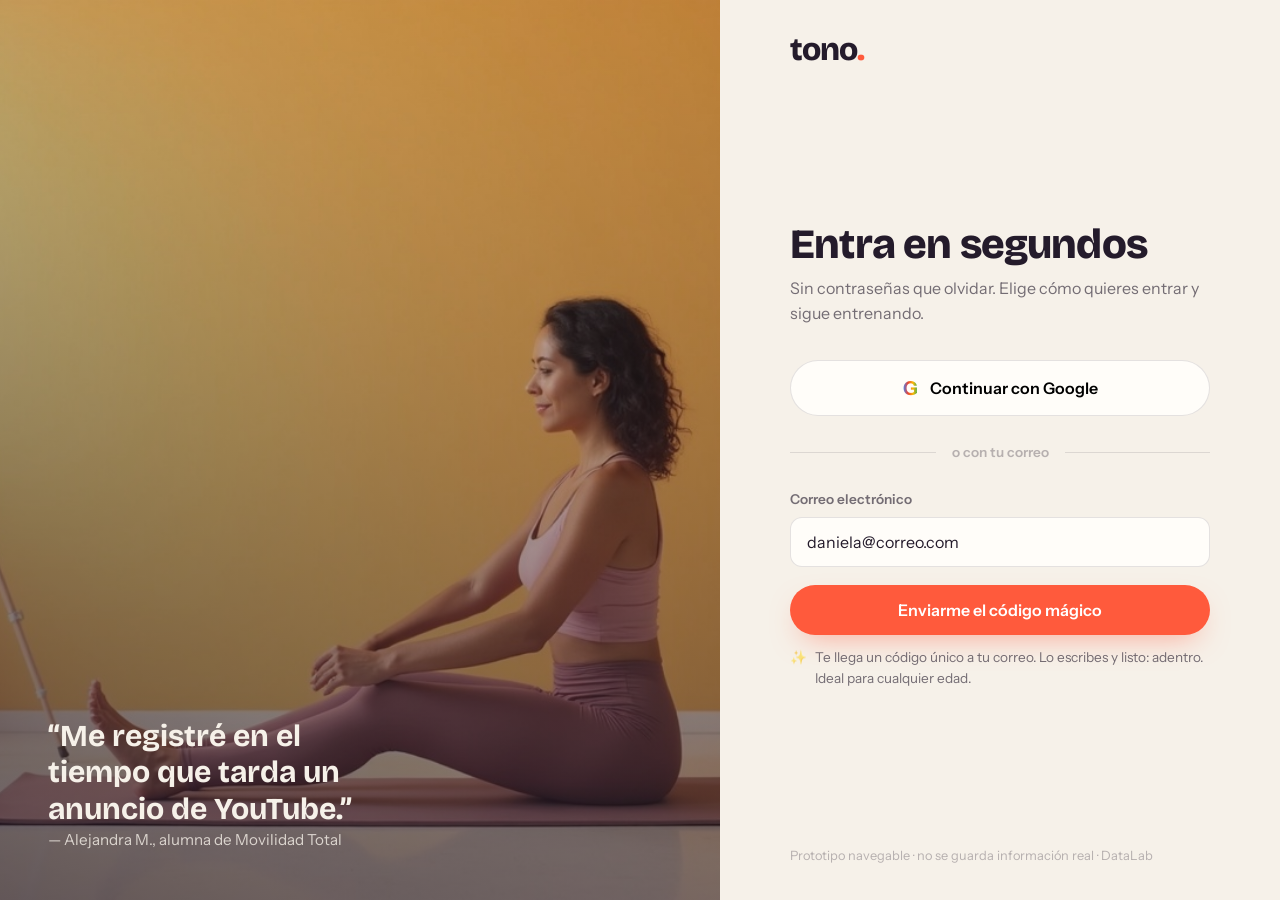
<file: clase.html>
<!DOCTYPE html>
<html lang="es">
<head>
<meta charset="UTF-8">
<meta name="viewport" content="width=device-width, initial-scale=1.0">
<title>Entrenando — tono.</title>
<link rel="preconnect" href="https://fonts.googleapis.com">
<link href="https://fonts.googleapis.com/css2?family=Bricolage+Grotesque:wght@500;600;700;800&family=Instrument+Sans:wght@400;500;600;700&display=swap" rel="stylesheet">
<link rel="stylesheet" href="styles.css">
<style>
body { background: var(--ciruela-d); color: var(--crema); }
.player-page { padding: calc(var(--nav-h) + 30px) 0 80px; }
.pp-grid { display: grid; grid-template-columns: 1fr 380px; gap: 30px; align-items: start; }
@media (max-width: 1020px) { .pp-grid { grid-template-columns: 1fr; } }
.video-zona { position: sticky; top: calc(var(--nav-h) + 20px); }
.pantalla { aspect-ratio: 16/9; border-radius: var(--r); overflow: hidden; position: relative; background: #000; box-shadow: 0 30px 80px -20px rgba(0,0,0,.6); }
.pantalla img { position: absolute; inset: 0; width: 100%; height: 100%; object-fit: cover; opacity: .8; transition: opacity .3s; }
.pantalla.playing img { opacity: .5; }
.pantalla .play-c { position: absolute; inset: 0; display: flex; align-items: center; justify-content: center; z-index: 2; background: none; border: none; }
.pantalla .play-c .pbtn { width: 88px; height: 88px; border-radius: 50%; background: var(--coral); color: #fff; display: grid; place-items: center; font-size: 1.8rem; transition: transform .2s; box-shadow: 0 16px 44px -8px rgba(255,90,60,.7); }
.pantalla .play-c:hover .pbtn { transform: scale(1.08); }
.pantalla .vim { position: absolute; z-index: 2; left: 0; right: 0; top: 50%; transform: translateY(-50%); text-align: center; color: var(--crema); display: none; padding: 20px; }
.pantalla.playing .vim { display: block; }
.pantalla.playing .play-c { display: none; }
.pantalla .barra { position: absolute; bottom: 0; left: 0; right: 0; height: 6px; background: rgba(255,255,255,.15); z-index: 3; }
.pantalla .barra i { display: block; height: 100%; width: 0; background: var(--coral); transition: width .4s linear; }
.bajo-video { display: flex; align-items: center; gap: 14px; margin-top: 20px; flex-wrap: wrap; }
.bajo-video h1 { font-size: clamp(1.3rem, 3vw, 1.9rem); flex: 1; min-width: 200px; }
.material-chip { display: inline-flex; align-items: center; gap: 10px; padding: 10px 18px; border-radius: 999px; border: 1.5px solid rgba(246,241,233,.25); font-size: .88rem; font-weight: 600; color: var(--crema); background: none; }
.material-chip .pdf { background: var(--coral); color: #fff; font-size: .65rem; font-weight: 800; padding: 4px 7px; border-radius: 5px; }
.material-chip:hover { border-color: var(--crema); }
/* lista lecciones */
.lista { background: rgba(246,241,233,.05); border: 1px solid rgba(246,241,233,.1); border-radius: var(--r); overflow: hidden; }
.lista .lh { padding: 20px 22px; border-bottom: 1px solid rgba(246,241,233,.1); }
.lista .lh b { font-family: var(--f-display); font-size: 1.15rem; display: block; }
.lista .lh span { font-size: .85rem; opacity: .65; }
.lista .prog-bar { height: 6px; border-radius: 99px; background: rgba(246,241,233,.12); margin-top: 12px; overflow: hidden; }
.lista .prog-bar i { display: block; height: 100%; background: var(--ok); border-radius: 99px; transition: width .5s ease; }
.lista .cuerpo { max-height: 56vh; overflow-y: auto; }
.lista .sem-t { padding: 14px 22px 6px; font-size: .75rem; font-weight: 700; letter-spacing: .12em; text-transform: uppercase; opacity: .5; }
.llec { width: 100%; text-align: left; display: flex; align-items: center; gap: 12px; padding: 12px 22px; background: none; border: none; color: var(--crema); font-size: .92rem; transition: background .15s; }
.llec:hover { background: rgba(246,241,233,.06); }
.llec.actual { background: rgba(255,90,60,.14); box-shadow: inset 3px 0 0 var(--coral); }
.llec .est { width: 26px; height: 26px; border-radius: 50%; display: grid; place-items: center; font-size: .7rem; flex-shrink: 0; border: 1.5px solid rgba(246,241,233,.3); }
.llec.hecha .est { background: var(--ok); border-color: var(--ok); }
.llec .dur { margin-left: auto; opacity: .55; font-size: .8rem; }
.acciones-clase { display: flex; gap: 12px; margin-top: 22px; flex-wrap: wrap; }
</style>
</head>
<body>

<section class="player-page">
  <div class="wrap pp-grid">
    <div class="video-zona">
      <div class="pantalla" id="pantalla">
        <img id="poster" src="" alt="">
        <button class="play-c" onclick="reproducir()"><span class="pbtn">▶</span></button>
        <div class="vim">
          <div style="font-family:var(--f-display);font-weight:800;font-size:1.2rem;margin-bottom:6px">▶ Reproduciendo (simulado)</div>
          <p style="opacity:.75;font-size:.9rem;max-width:44ch;margin:0 auto">En la plataforma real este es el video embebido desde Vimeo/YouTube, sin publicidad. El prototipo simula la reproducción.</p>
        </div>
        <div class="barra"><i id="vprog"></i></div>
      </div>
      <div class="bajo-video">
        <h1 id="tituloClase"></h1>
        <button class="material-chip" onclick="toast('En la plataforma real aquí se descarga el PDF complementario')"><span class="pdf">PDF</span> <span id="matNombre">Material</span></button>
      </div>
      <div class="acciones-clase">
        <button class="btn btn-coral" id="btnCompletar" onclick="completar()">✓ Marcar completada y seguir</button>
        <a class="btn btn-ghost btn-sm" style="color:var(--crema);align-self:center" id="verPrograma" href="#">Ver programa</a>
      </div>
    </div>

    <aside class="lista">
      <div class="lh">
        <b id="pTitulo"></b>
        <span id="pMeta"></span>
        <div class="prog-bar"><i id="pBar"></i></div>
      </div>
      <div class="cuerpo" id="cuerpoLista"></div>
    </aside>
  </div>
</section>

<script src="data.js"></script>
<script src="app.js"></script>
<script>
montarUI({ navClara: true, sinFooter: true });

const p = findP(param('p')) || PROGRAMAS[0];
if (!TONO.user) location.href = 'acceso.html?next=' + encodeURIComponent('clase.html?p=' + p.slug);
const semanas = leccionesDe(p);
const todas = semanas.flatMap(s => s.lecciones);
let actual = param('l') || (function () {
  const hechas = TONO.progreso(p.slug);
  const sig = todas.find(l => !hechas.includes(l.id));
  return (sig || todas[0]).id;
})();

document.getElementById('poster').src = p.img;
document.getElementById('pTitulo').textContent = p.titulo;
document.getElementById('verPrograma').href = 'programa.html?p=' + p.slug;
document.getElementById('matNombre').textContent = p.material.split('(')[0].trim();

function render() {
  const hechas = TONO.progreso(p.slug);
  const lec = todas.find(l => l.id === actual) || todas[0];
  document.getElementById('tituloClase').textContent = lec.titulo;
  document.getElementById('pMeta').textContent = hechas.length + ' de ' + todas.length + ' clases completadas';
  document.getElementById('pBar').style.width = Math.round(hechas.length / todas.length * 100) + '%';
  document.getElementById('cuerpoLista').innerHTML = semanas.map(s => `
    <div class="sem-t">Semana ${s.semana}</div>
    ${s.lecciones.map(l => `
      <button class="llec ${l.id === actual ? 'actual' : ''} ${hechas.includes(l.id) ? 'hecha' : ''}" onclick="ir('${l.id}')">
        <span class="est">${hechas.includes(l.id) ? '✓' : '▶'}</span>
        <span>${l.titulo}</span>
        <span class="dur">${l.dur}</span>
      </button>`).join('')}`).join('');
  // reset player
  const pant = document.getElementById('pantalla');
  pant.classList.remove('playing');
  document.getElementById('vprog').style.width = '0';
  clearInterval(window._vt);
}

function ir(id) { actual = id; render(); window.scrollTo({ top: 0, behavior: 'smooth' }); }

function reproducir() {
  const pant = document.getElementById('pantalla');
  pant.classList.add('playing');
  let t = 0;
  clearInterval(window._vt);
  window._vt = setInterval(() => {
    t += 2;
    document.getElementById('vprog').style.width = Math.min(t, 100) + '%';
    if (t >= 100) clearInterval(window._vt);
  }, 400);
}

function completar() {
  TONO.completar(p.slug, actual);
  const hechas = TONO.progreso(p.slug);
  if (hechas.length === todas.length) {
    TONO.notificar('¡Programa completado! 🏆', 'Terminaste ' + p.titulo + '. Tu constancia lo es todo.');
    toast('🏆 ¡Completaste el programa entero! Increíble.');
  } else {
    const sig = todas.find(l => !hechas.includes(l.id));
    if (sig) { actual = sig.id; toast('✓ Clase completada. Vamos con la siguiente.'); }
  }
  render();
}

render();
</script>
</body>
</html>
</file>
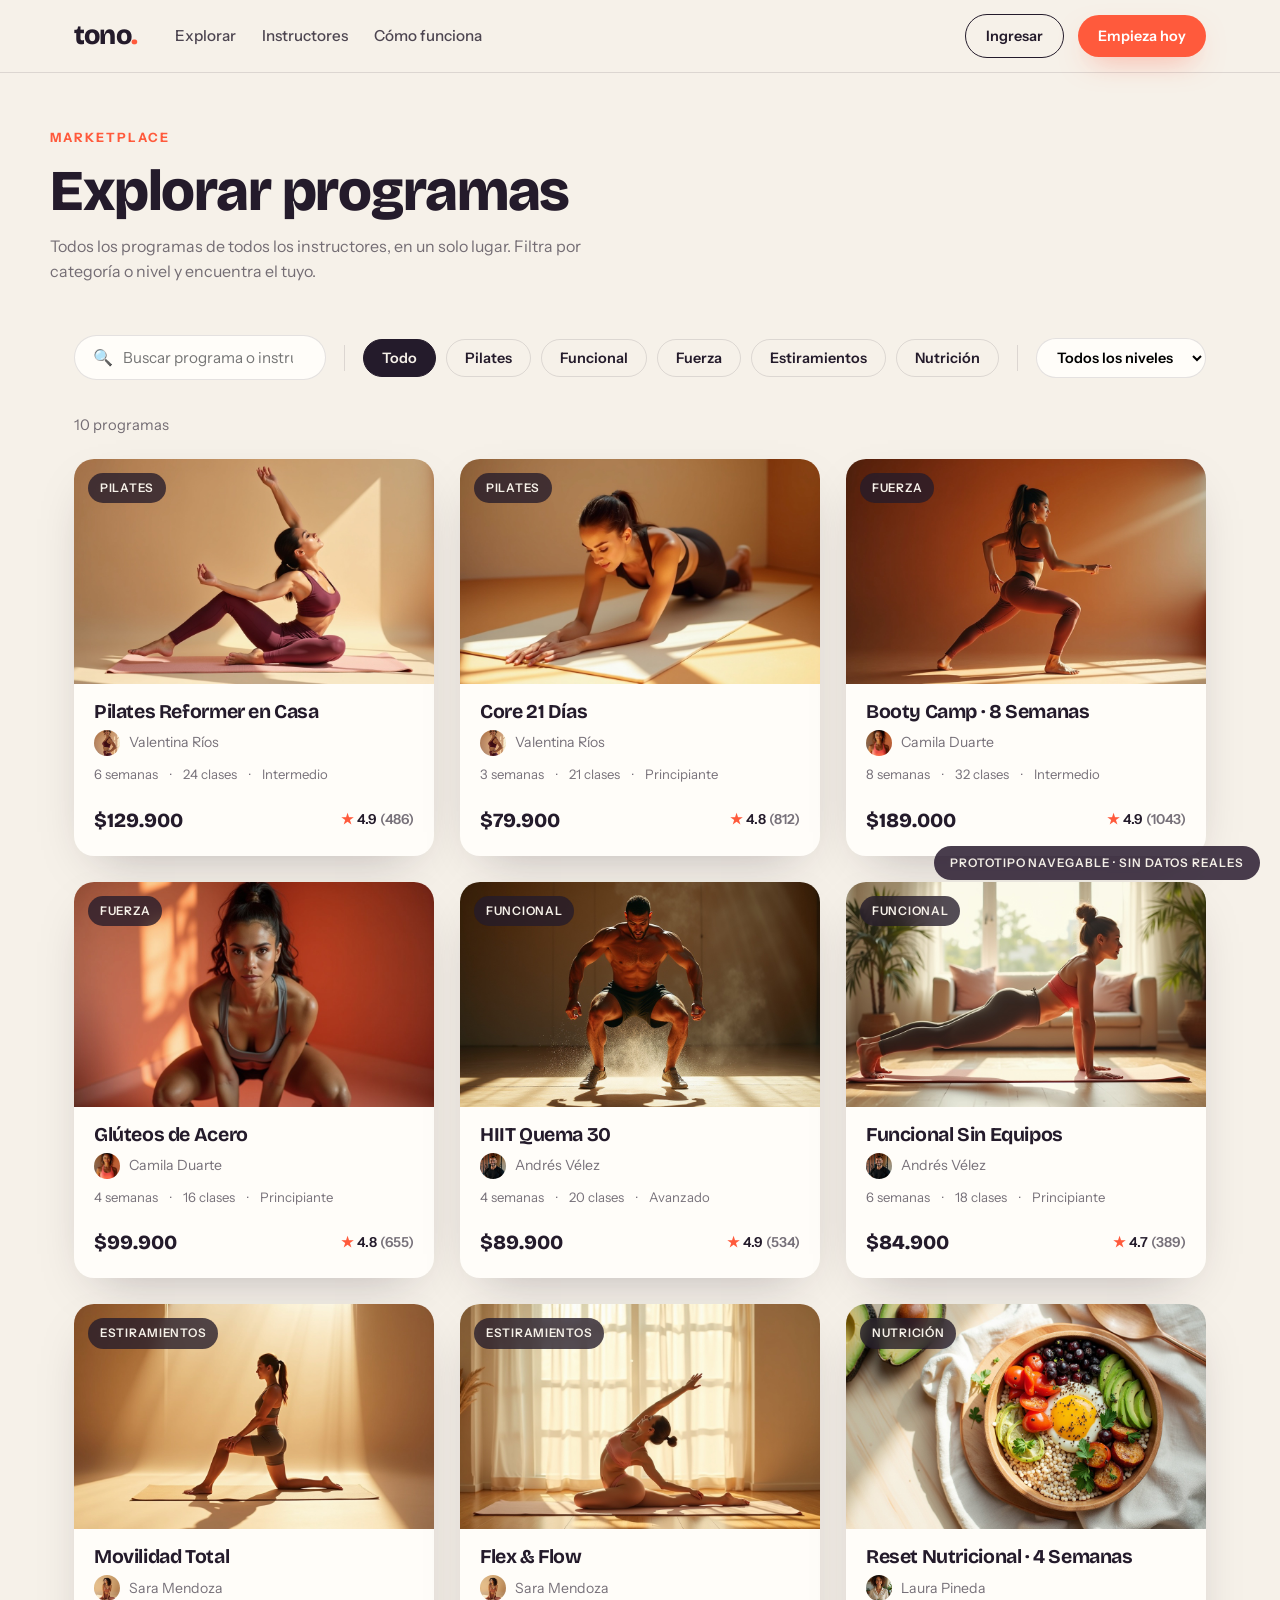
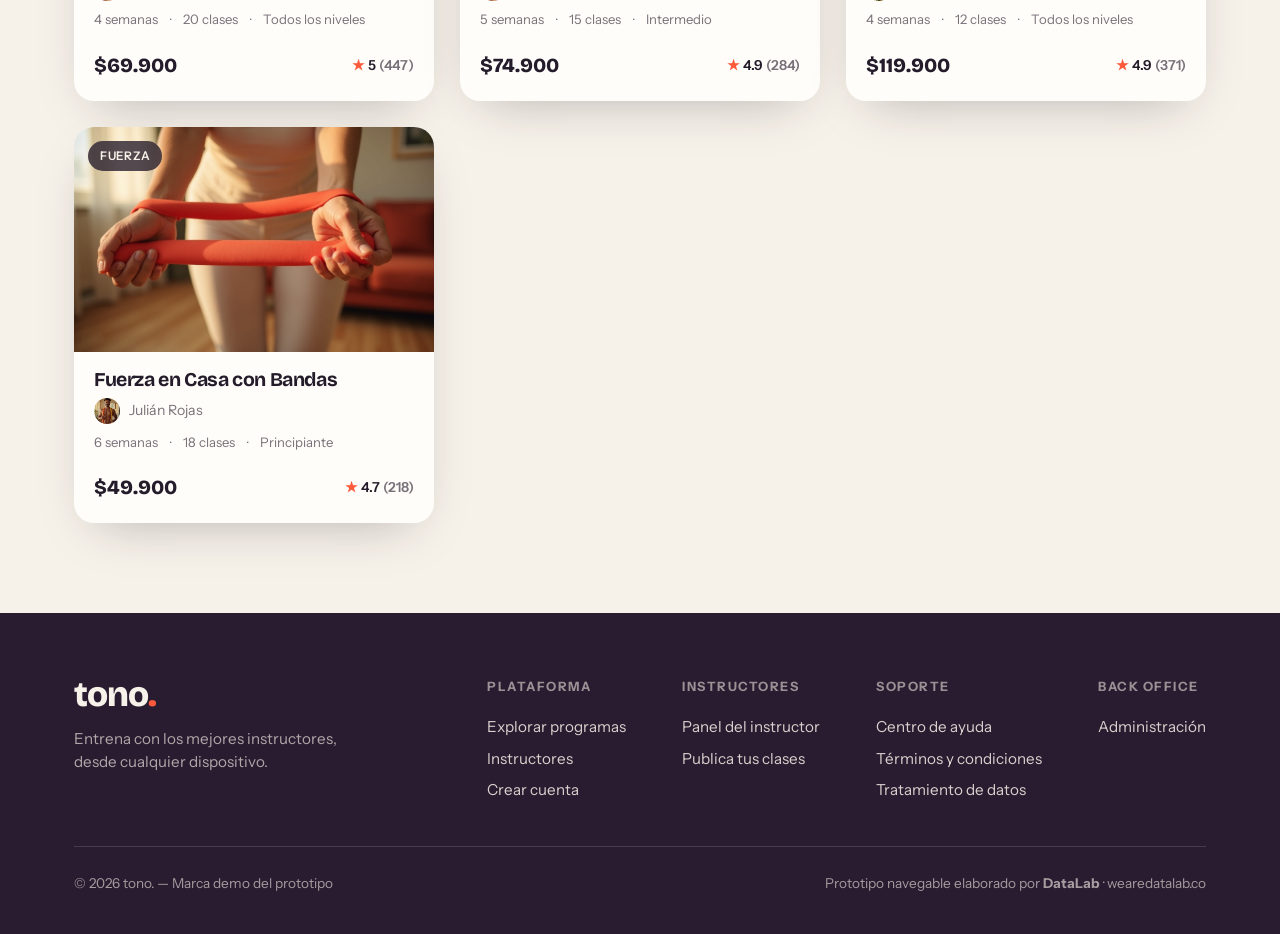
<file: explorar.html>
<!DOCTYPE html>
<html lang="es">
<head>
<meta charset="UTF-8">
<meta name="viewport" content="width=device-width, initial-scale=1.0">
<title>Explorar programas — tono.</title>
<link rel="preconnect" href="https://fonts.googleapis.com">
<link href="https://fonts.googleapis.com/css2?family=Bricolage+Grotesque:wght@500;600;700;800&family=Instrument+Sans:wght@400;500;600;700&display=swap" rel="stylesheet">
<link rel="stylesheet" href="styles.css">
<style>
.head { padding: calc(var(--nav-h) + 56px) 0 34px; }
.head h1 { font-size: clamp(2.2rem, 5vw, 3.6rem); font-weight: 800; margin-bottom: 12px; }
.filtros { display: flex; flex-wrap: wrap; gap: 10px; align-items: center; padding: 18px 0 30px; position: sticky; top: var(--nav-h); background: var(--crema); z-index: 40; }
.filtros .sep { width: 1px; height: 26px; background: var(--linea); margin: 0 8px; }
.buscar { display: flex; align-items: center; gap: 10px; border: 1.5px solid var(--linea); border-radius: 999px; padding: 9px 18px; background: var(--blanco); min-width: 220px; flex: 1; max-width: 340px; }
.buscar input { border: none; outline: none; background: none; width: 100%; font-size: .95rem; }
.filtros select { padding: 9px 16px; border-radius: 999px; border: 1.5px solid var(--linea); background: var(--blanco); font-weight: 600; font-size: .9rem; outline: none; }
.cuenta { color: var(--tinta-60); font-size: .92rem; margin: 4px 0 22px; }
.vacio { text-align: center; padding: 80px 20px; color: var(--tinta-60); }
.vacio b { font-family: var(--f-display); font-size: 1.4rem; color: var(--tinta); display: block; margin-bottom: 8px; }
</style>
</head>
<body>

<div class="wrap head">
  <div class="kicker">Marketplace</div>
  <h1>Explorar programas</h1>
  <p class="mut" style="max-width:52ch">Todos los programas de todos los instructores, en un solo lugar. Filtra por categoría o nivel y encuentra el tuyo.</p>
</div>

<div class="wrap">
  <div class="filtros" id="filtros">
    <div class="buscar">🔍 <input id="q" type="search" placeholder="Buscar programa o instructor…"></div>
    <div class="sep"></div>
    <button class="chip on" data-cat="">Todo</button>
    <!-- chips categorías via JS -->
    <div class="sep"></div>
    <select id="nivel">
      <option value="">Todos los niveles</option>
      <option>Principiante</option>
      <option>Intermedio</option>
      <option>Avanzado</option>
    </select>
  </div>
  <div class="cuenta" id="cuenta"></div>
  <div class="grid g3" id="grid" style="padding-bottom:90px"></div>
  <div class="vacio oculto" id="vacio">
    <b>Nada por aquí</b>
    Prueba con otra categoría u otro término de búsqueda.
  </div>
</div>

<script src="data.js"></script>
<script src="app.js"></script>
<script>
montarUI({});

const filtros = document.getElementById('filtros');
const nivelSel = document.getElementById('nivel');
const q = document.getElementById('q');
let cat = param('cat') || '';

// chips
const sepEl = filtros.querySelectorAll('.sep')[1];
CATS.forEach(c => {
  const b = document.createElement('button');
  b.className = 'chip' + (c.id === cat ? ' on' : '');
  b.dataset.cat = c.id; b.textContent = c.label;
  filtros.insertBefore(b, sepEl);
});
if (cat) filtros.querySelector('[data-cat=""]').classList.remove('on');

filtros.addEventListener('click', e => {
  const b = e.target.closest('.chip'); if (!b) return;
  filtros.querySelectorAll('.chip').forEach(x => x.classList.remove('on'));
  b.classList.add('on'); cat = b.dataset.cat; render();
});
nivelSel.addEventListener('change', render);
q.addEventListener('input', render);

function render() {
  const term = q.value.trim().toLowerCase();
  const nivel = nivelSel.value;
  const res = PROGRAMAS.filter(p => {
    const inst = findI(p.instructor);
    if (cat && p.cat !== cat) return false;
    if (nivel && p.nivel !== nivel) return false;
    if (term && !(p.titulo + ' ' + inst.nombre).toLowerCase().includes(term)) return false;
    return true;
  });
  document.getElementById('cuenta').textContent = res.length + ' programa' + (res.length !== 1 ? 's' : '') + (cat ? ' en ' + catLabel(cat) : '');
  document.getElementById('grid').innerHTML = res.map(pcardHTML).join('');
  document.getElementById('vacio').classList.toggle('oculto', res.length > 0);
  document.querySelectorAll('.rv:not(.in)').forEach(el => el.classList.add('in'));
}
render();
</script>
</body>
</html>
</file>
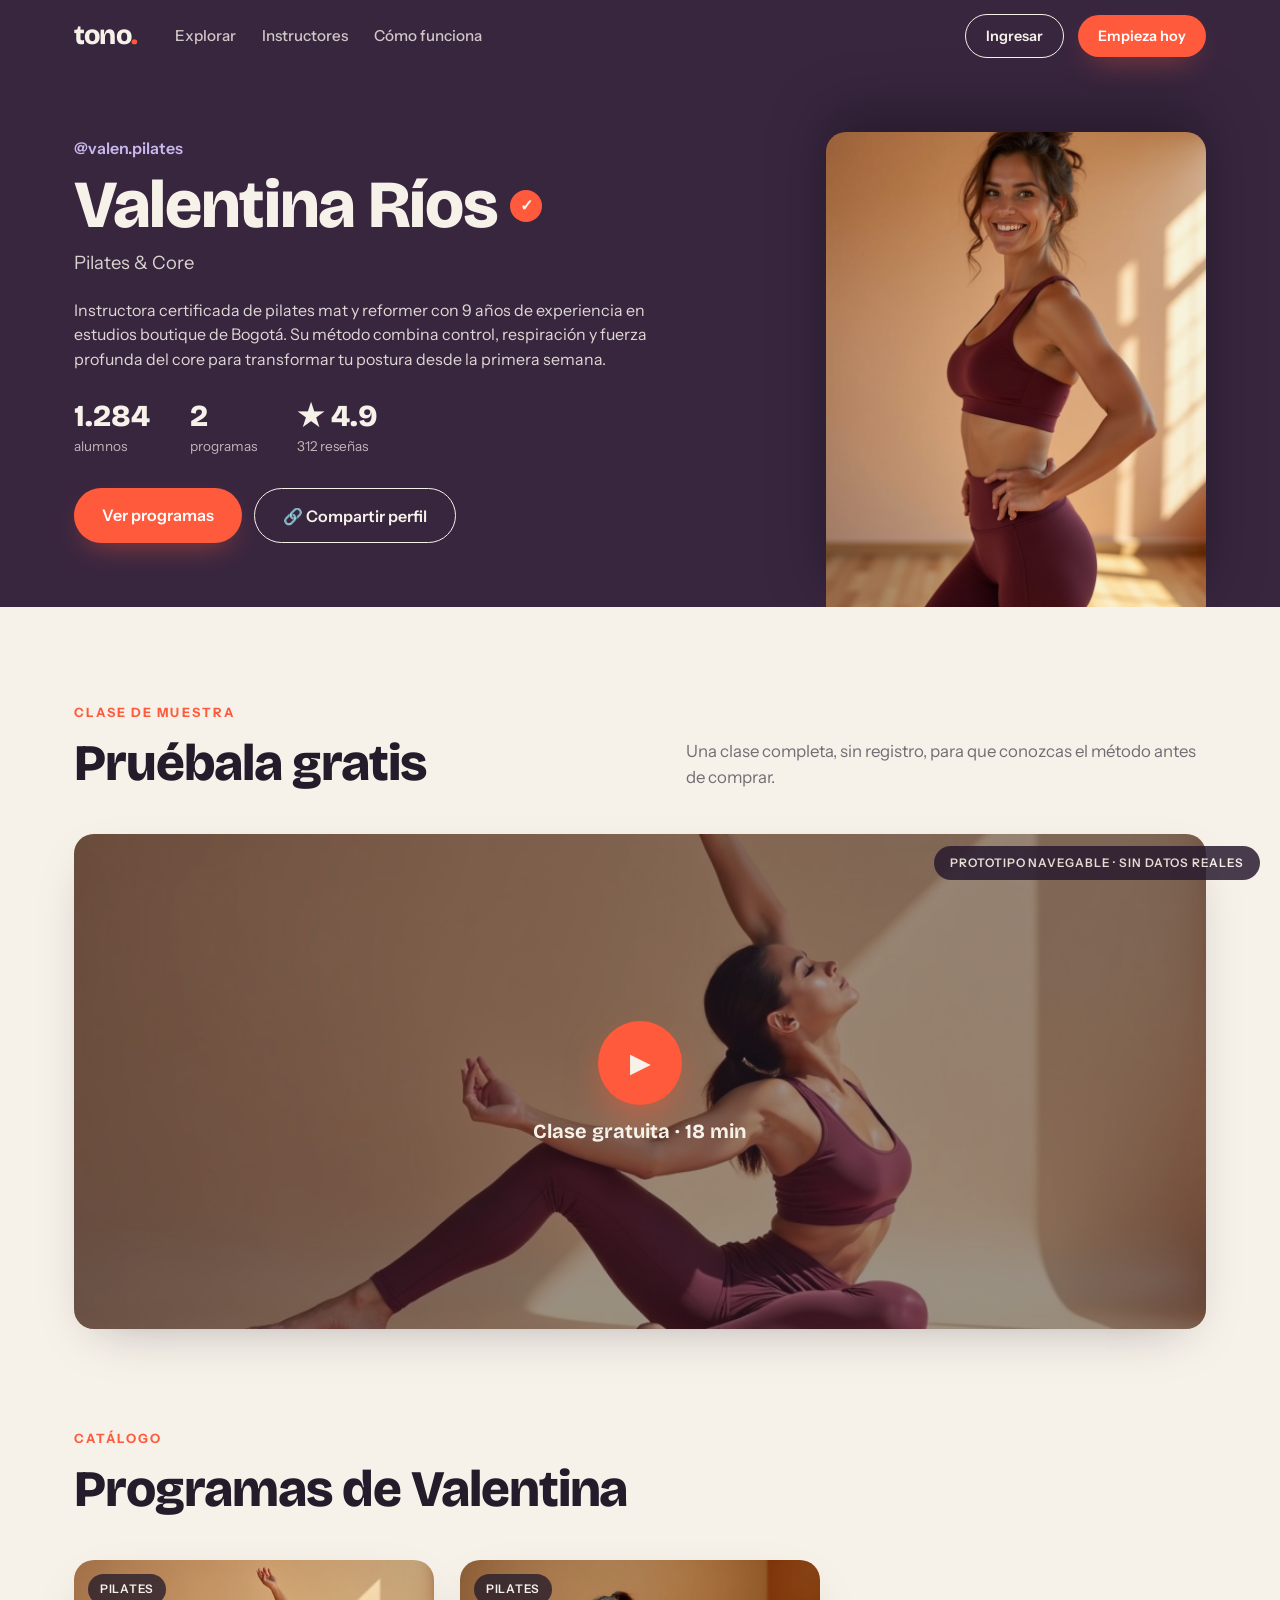
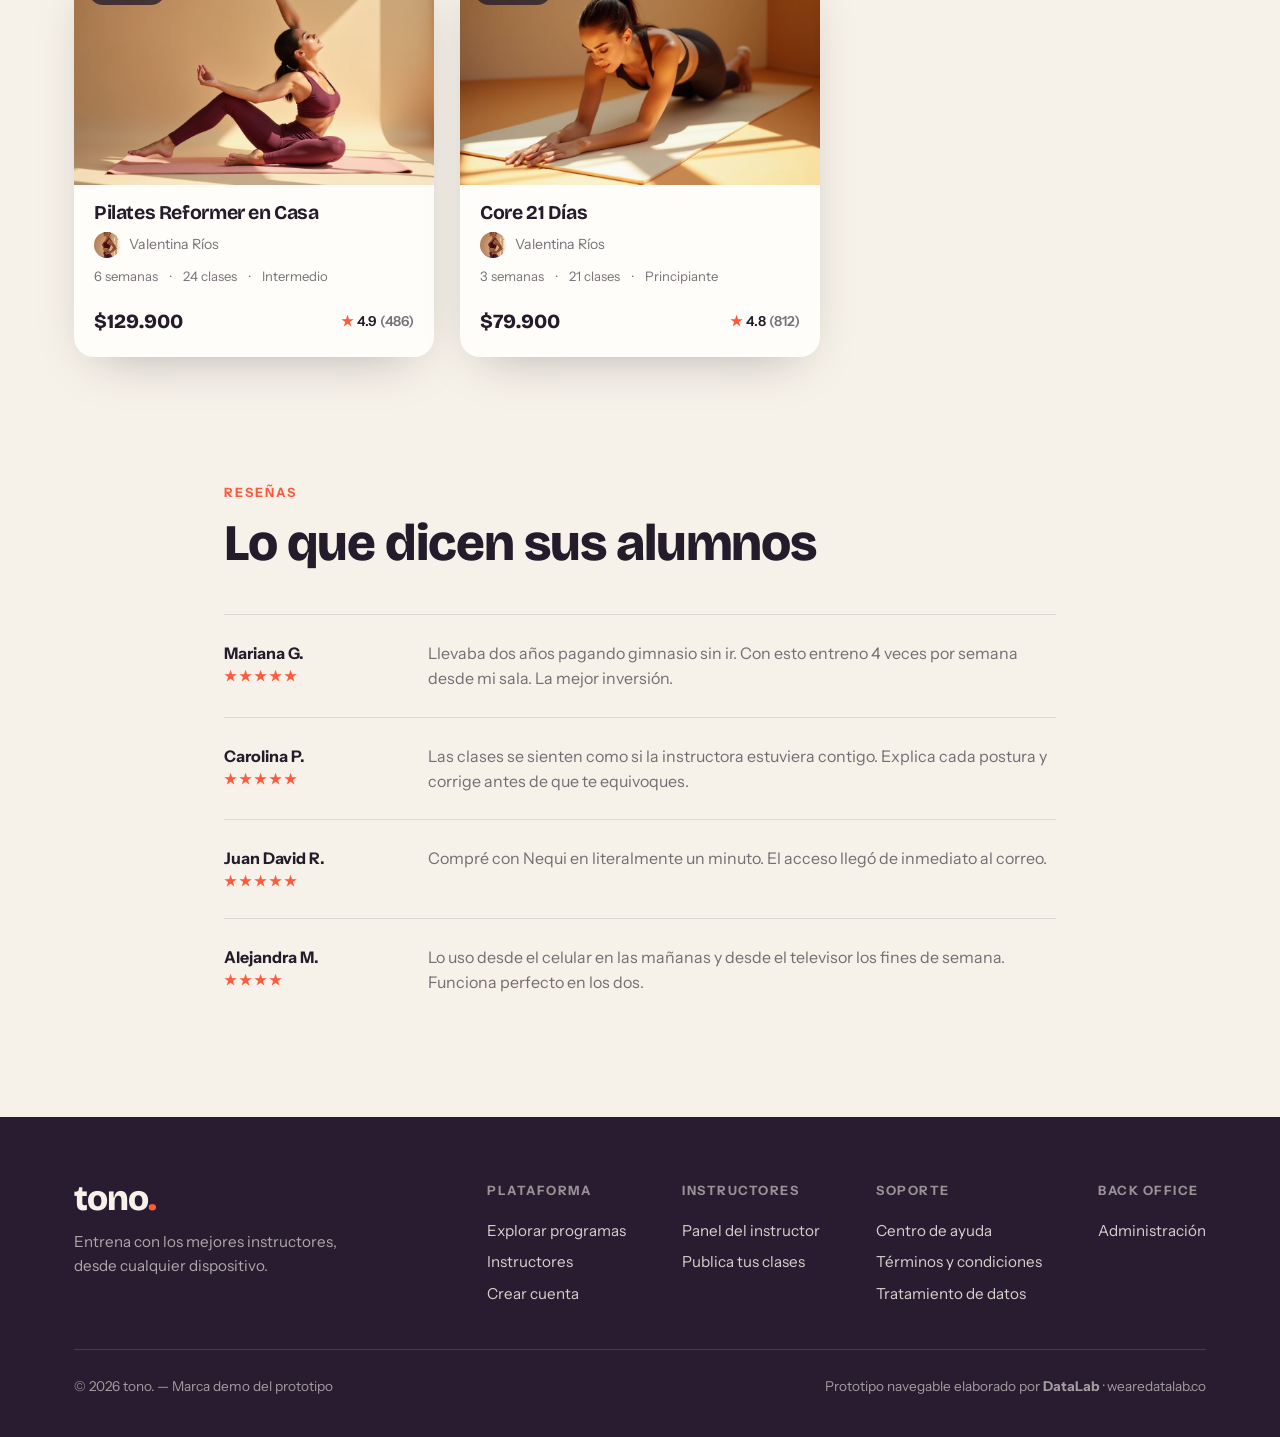
<file: instructor.html>
<!DOCTYPE html>
<html lang="es">
<head>
<meta charset="UTF-8">
<meta name="viewport" content="width=device-width, initial-scale=1.0">
<title>Perfil del instructor — tono.</title>
<link rel="preconnect" href="https://fonts.googleapis.com">
<link href="https://fonts.googleapis.com/css2?family=Bricolage+Grotesque:wght@500;600;700;800&family=Instrument+Sans:wght@400;500;600;700&display=swap" rel="stylesheet">
<link rel="stylesheet" href="styles.css">
<style>
/* cabecera perfil */
.perfil { background: var(--ciruela); color: var(--crema); padding: calc(var(--nav-h) + 60px) 0 0; overflow: hidden; }
.perfil-in { display: flex; gap: 60px; align-items: flex-end; }
.perfil-txt { flex: 1; padding-bottom: 64px; }
.perfil-txt .handle { color: var(--lila); font-weight: 600; margin-bottom: 10px; display: inline-flex; align-items: center; gap: 8px; }
.perfil-txt h1 { font-size: clamp(2.4rem, 5.4vw, 4.2rem); font-weight: 800; display: flex; align-items: center; gap: 14px; flex-wrap: wrap; }
.perfil-txt .check { display: inline-grid; place-items: center; width: 32px; height: 32px; border-radius: 50%; background: var(--coral); font-size: 1rem; }
.perfil-txt .rol { font-size: 1.15rem; opacity: .85; margin: 8px 0 20px; }
.perfil-txt .bio { max-width: 56ch; opacity: .88; margin-bottom: 28px; }
.perfil-stats { display: flex; gap: 40px; flex-wrap: wrap; margin-bottom: 30px; }
.perfil-stats b { font-family: var(--f-display); font-size: 1.9rem; font-weight: 800; display: block; line-height: 1.1; }
.perfil-stats span { font-size: .85rem; opacity: .7; }
.perfil-foto { width: min(380px, 38vw); flex-shrink: 0; align-self: flex-end; }
.perfil-foto img { border-radius: var(--r) var(--r) 0 0; aspect-ratio: 4/5; object-fit: cover; width: 100%; box-shadow: 0 -20px 60px rgba(0,0,0,.3); }
.acciones { display: flex; gap: 12px; flex-wrap: wrap; }
@media (max-width: 860px) {
  .perfil-in { flex-direction: column-reverse; gap: 0; align-items: stretch; }
  .perfil-foto { width: min(320px, 80%); margin: 0 auto; }
  .perfil-txt { padding-bottom: 48px; }
}

/* muestra gratis */
.muestra { position: relative; border-radius: var(--r); overflow: hidden; aspect-ratio: 16/7; display: flex; align-items: center; justify-content: center; color: var(--crema); box-shadow: var(--sombra); }
.muestra img { position: absolute; inset: 0; width: 100%; height: 100%; object-fit: cover; }
.muestra::after { content: ''; position: absolute; inset: 0; background: rgba(36,27,43,.45); }
.muestra .play { position: relative; z-index: 2; display: flex; flex-direction: column; align-items: center; gap: 14px; background: none; border: none; color: var(--crema); }
.muestra .play .btn-play { width: 84px; height: 84px; border-radius: 50%; background: var(--coral); display: grid; place-items: center; font-size: 1.7rem; transition: transform .2s ease; box-shadow: 0 16px 40px -10px rgba(255,90,60,.7); }
.muestra .play:hover .btn-play { transform: scale(1.1); }
.muestra .play b { font-family: var(--f-display); font-size: 1.25rem; }

/* modal video */
.vmodal { position: fixed; inset: 0; z-index: 300; background: rgba(24,16,29,.92); display: none; align-items: center; justify-content: center; padding: 24px; }
.vmodal.open { display: flex; }
.vmodal .caja { width: min(880px, 100%); }
.vmodal .pantalla { aspect-ratio: 16/9; border-radius: var(--r); background: #000; position: relative; overflow: hidden; display: flex; align-items: center; justify-content: center; }
.vmodal .pantalla img { position: absolute; inset: 0; width: 100%; height: 100%; object-fit: cover; opacity: .55; }
.vmodal .msg { position: relative; z-index: 2; text-align: center; color: var(--crema); padding: 20px; }
.vmodal .msg .vlogo { font-weight: 800; font-family: var(--f-display); font-size: 1.3rem; letter-spacing: .02em; margin-bottom: 8px; }
.vmodal .msg p { opacity: .8; font-size: .95rem; max-width: 40ch; }
.vmodal .barra { position: absolute; z-index: 2; bottom: 0; left: 0; right: 0; height: 5px; background: rgba(255,255,255,.2); }
.vmodal .barra i { display: block; height: 100%; width: 0; background: var(--coral); animation: prog 12s linear forwards; }
@keyframes prog { to { width: 100%; } }
.vmodal .cerrar { margin: 14px auto 0; display: block; }

/* reseñas */
.rsn { border-top: 1px solid var(--linea); padding: 26px 0; display: flex; gap: 24px; }
.rsn .quien { flex-shrink: 0; width: 180px; font-weight: 700; }
.rsn .quien .stars { color: var(--coral); font-size: .85rem; letter-spacing: 2px; }
.rsn p { color: var(--tinta-60); }
@media (max-width: 640px) { .rsn { flex-direction: column; gap: 8px; } }
</style>
</head>
<body>

<header class="perfil">
  <div class="wrap perfil-in">
    <div class="perfil-txt">
      <span class="handle" id="handle"></span>
      <h1 id="nombre"></h1>
      <div class="rol" id="rol"></div>
      <p class="bio" id="bio"></p>
      <div class="perfil-stats" id="stats"></div>
      <div class="acciones">
        <a class="btn btn-coral" href="#programas">Ver programas</a>
        <button class="btn btn-ghost" style="color:var(--crema)" id="compartir">🔗 Compartir perfil</button>
      </div>
    </div>
    <div class="perfil-foto"><img id="foto" src="" alt=""></div>
  </div>
</header>

<section class="sec" style="padding-bottom:50px">
  <div class="wrap">
    <div class="sec-head rv">
      <div>
        <div class="kicker">Clase de muestra</div>
        <h2>Pruébala gratis</h2>
      </div>
      <p class="sec-sub">Una clase completa, sin registro, para que conozcas el método antes de comprar.</p>
    </div>
    <div class="muestra rv">
      <img id="muestraImg" src="" alt="">
      <button class="play" onclick="abrirVideo()">
        <span class="btn-play">▶</span>
        <b>Clase gratuita · 18 min</b>
      </button>
    </div>
  </div>
</section>

<section class="sec" id="programas" style="padding-top:50px">
  <div class="wrap">
    <div class="sec-head rv">
      <div>
        <div class="kicker">Catálogo</div>
        <h2 id="tituloProgs">Programas</h2>
      </div>
    </div>
    <div class="grid g3" id="progGrid"></div>
  </div>
</section>

<section class="sec" style="padding-top:30px">
  <div class="wrap" style="max-width:880px">
    <div class="sec-head rv">
      <div>
        <div class="kicker">Reseñas</div>
        <h2>Lo que dicen sus alumnos</h2>
      </div>
    </div>
    <div id="resenas"></div>
  </div>
</section>

<!-- modal video demo -->
<div class="vmodal" id="vmodal">
  <div class="caja">
    <div class="pantalla">
      <img id="vposter" src="" alt="">
      <div class="msg">
        <div class="vlogo">▶ vimeo</div>
        <p>En la plataforma real, aquí se reproduce el video embebido desde Vimeo o YouTube, sin publicidad y con carga instantánea. Esta es una simulación del prototipo.</p>
      </div>
      <div class="barra"><i></i></div>
    </div>
    <button class="btn btn-blanco btn-sm cerrar" onclick="document.getElementById('vmodal').classList.remove('open')">Cerrar</button>
  </div>
</div>

<script src="data.js"></script>
<script src="app.js"></script>
<script>
montarUI({ navClara: true });

const inst = findI(param('i')) || INSTRUCTORES[0];
document.title = inst.nombre + ' — tono.';
document.getElementById('handle').textContent = inst.handle;
document.getElementById('nombre').innerHTML = inst.nombre + (inst.verificada ? ' <span class="check">✓</span>' : '');
document.getElementById('rol').textContent = inst.rol;
document.getElementById('bio').textContent = inst.bio;
document.getElementById('foto').src = inst.img;
document.getElementById('foto').alt = inst.nombre;

const progs = PROGRAMAS.filter(p => p.instructor === inst.slug);
document.getElementById('stats').innerHTML = `
  <div><b>${inst.alumnos.toLocaleString('es-CO')}</b><span>alumnos</span></div>
  <div><b>${progs.length}</b><span>programas</span></div>
  <div><b>★ ${inst.rating}</b><span>${inst.resenas} reseñas</span></div>`;
document.getElementById('tituloProgs').textContent = 'Programas de ' + inst.nombre.split(' ')[0];
document.getElementById('progGrid').innerHTML = progs.map(pcardHTML).join('');
document.getElementById('muestraImg').src = (progs[0] || PROGRAMAS[0]).img;
document.getElementById('vposter').src = (progs[0] || PROGRAMAS[0]).img;

document.getElementById('resenas').innerHTML = RESENAS.map(r => `
  <div class="rsn rv">
    <div class="quien">${r.n}<div class="stars">${'★'.repeat(r.r)}</div></div>
    <p>${r.t}</p>
  </div>`).join('');

document.getElementById('compartir').onclick = async () => {
  const url = new URL('instructor.html?i=' + inst.slug, location.href).href;
  try { await navigator.clipboard.writeText(url); } catch {}
  toast('Enlace copiado — pégalo en tu publicidad o redes: un clic lleva directo a este perfil');
};

function abrirVideo() { document.getElementById('vmodal').classList.add('open'); }

document.querySelectorAll('.rv:not(.in)').forEach(el => {
  new IntersectionObserver((es, o) => es.forEach(e => { if (e.isIntersecting) { e.target.classList.add('in'); o.unobserve(e.target); } }), { threshold: .1 }).observe(el);
});
</script>
</body>
</html>
</file>
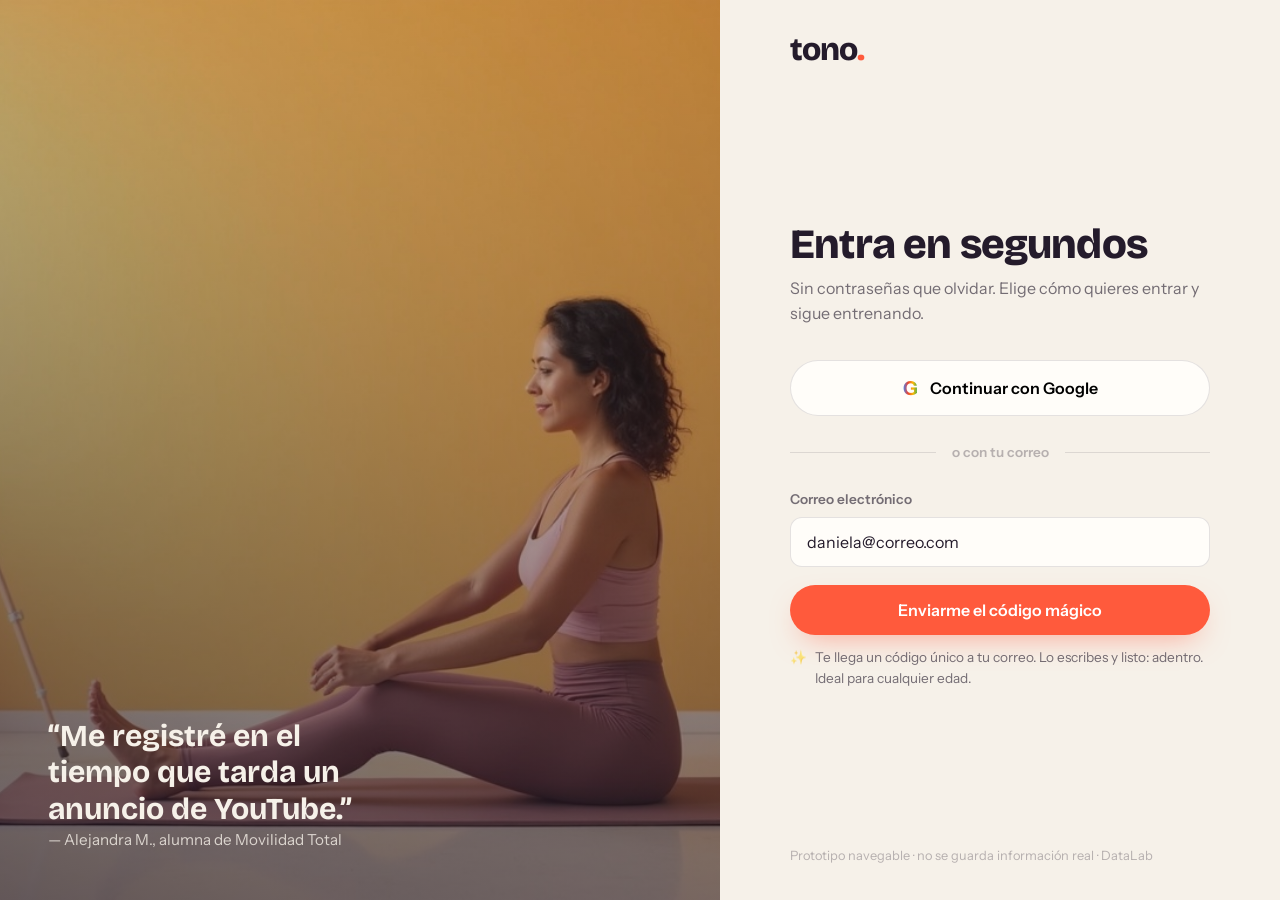
<file: mi-entrenamiento.html>
<!DOCTYPE html>
<html lang="es">
<head>
<meta charset="UTF-8">
<meta name="viewport" content="width=device-width, initial-scale=1.0">
<title>Mi entrenamiento — tono.</title>
<link rel="preconnect" href="https://fonts.googleapis.com">
<link href="https://fonts.googleapis.com/css2?family=Bricolage+Grotesque:wght@500;600;700;800&family=Instrument+Sans:wght@400;500;600;700&display=swap" rel="stylesheet">
<link rel="stylesheet" href="styles.css">
<style>
.mihead { padding: calc(var(--nav-h) + 54px) 0 40px; display: flex; align-items: flex-end; justify-content: space-between; gap: 20px; flex-wrap: wrap; }
.mihead h1 { font-size: clamp(2rem, 4.6vw, 3.2rem); font-weight: 800; }
.mihead .sub { color: var(--tinta-60); margin-top: 6px; }
.salir { background: none; border: none; color: var(--tinta-60); font-weight: 600; font-size: .9rem; text-decoration: underline; }
/* continuar */
.continuar { border-radius: var(--r); overflow: hidden; background: var(--ciruela); color: var(--crema); display: grid; grid-template-columns: 1fr 1fr; box-shadow: var(--sombra); }
.continuar .img { position: relative; min-height: 260px; }
.continuar .img img { position: absolute; inset: 0; width: 100%; height: 100%; object-fit: cover; }
.continuar .txt { padding: clamp(26px, 4vw, 48px); display: flex; flex-direction: column; justify-content: center; gap: 12px; }
.continuar .txt .k { font-size: .78rem; font-weight: 700; letter-spacing: .14em; text-transform: uppercase; color: var(--lila); }
.continuar .txt h2 { font-size: clamp(1.5rem, 3vw, 2.2rem); }
.anillo { display: flex; align-items: center; gap: 16px; margin: 6px 0 10px; }
.anillo svg { transform: rotate(-90deg); }
.anillo .pct { font-family: var(--f-display); font-weight: 800; font-size: 1.05rem; }
.anillo small { opacity: .7; display: block; font-size: .8rem; }
@media (max-width: 860px) { .continuar { grid-template-columns: 1fr; } }
/* racha */
.racha { display: flex; gap: 12px; align-items: center; margin-top: 34px; flex-wrap: wrap; }
.racha .dias { display: flex; gap: 8px; }
.racha .d { width: 40px; height: 40px; border-radius: 50%; display: grid; place-items: center; font-size: .78rem; font-weight: 700; border: 1.5px solid var(--linea); color: var(--tinta-60); }
.racha .d.on { background: var(--coral); border-color: var(--coral); color: #fff; }
.racha b { font-family: var(--f-display); }
/* notifs */
.notif { display: flex; gap: 14px; padding: 16px 0; border-bottom: 1px solid var(--linea); }
.notif .ic { width: 42px; height: 42px; border-radius: 50%; background: var(--crema-2); display: grid; place-items: center; flex-shrink: 0; }
.notif b { display: block; font-size: .97rem; }
.notif p { color: var(--tinta-60); font-size: .9rem; }
.notif .cuando { margin-left: auto; font-size: .78rem; color: var(--tinta-30); white-space: nowrap; }
.vacio-mini { padding: 26px; border: 1.5px dashed var(--linea); border-radius: var(--r-sm); text-align: center; color: var(--tinta-60); }
</style>
</head>
<body>

<div class="wrap mihead">
  <div>
    <div class="kicker">Mi entrenamiento</div>
    <h1 id="saludo"></h1>
    <div class="sub" id="subSaludo"></div>
  </div>
  <button class="salir" onclick="TONO.logout();location.href='index.html'">Cerrar sesión</button>
</div>

<div class="wrap" id="zonaContinuar"></div>

<div class="wrap">
  <div class="racha" id="racha"></div>
</div>

<section class="sec" style="padding:70px 0 50px">
  <div class="wrap">
    <div class="sec-head">
      <div>
        <div class="kicker">Biblioteca</div>
        <h2>Mis programas</h2>
      </div>
      <a class="btn btn-tinta btn-sm" href="explorar.html">Explorar más</a>
    </div>
    <div class="grid g3" id="misProgs"></div>
    <div class="vacio-mini oculto" id="sinProgs">
      Aún no tienes programas. <a href="explorar.html" style="color:var(--coral);font-weight:600">Explora el marketplace →</a>
    </div>
  </div>
</section>

<section class="sec" style="padding:20px 0 90px">
  <div class="wrap" style="max-width:760px;margin-left:0">
    <div class="sec-head">
      <div>
        <div class="kicker">Notificaciones</div>
        <h2 style="font-size:1.8rem">Tu actividad</h2>
      </div>
    </div>
    <div id="notifs"></div>
  </div>
</section>

<script src="data.js"></script>
<script src="app.js"></script>
<script>
if (!TONO.user) location.href = 'acceso.html';
montarUI({});

const u = TONO.user;
const hora = new Date().getHours();
const saludoTxt = hora < 12 ? 'Buenos días' : hora < 19 ? 'Buenas tardes' : 'Buenas noches';
document.getElementById('saludo').textContent = saludoTxt + ', ' + u.nombre.split(' ')[0];

const compras = TONO.compras.map(findP).filter(Boolean);
document.getElementById('subSaludo').textContent = compras.length
  ? 'Tienes ' + compras.length + ' programa' + (compras.length > 1 ? 's' : '') + ' activo' + (compras.length > 1 ? 's' : '') + '. Hoy es buen día para moverse.'
  : 'Tu cuenta está lista. Elige tu primer programa y arranca hoy.';

// continuar entrenando: el programa con progreso más reciente (o el primero comprado)
function pct(slug) {
  const p = findP(slug);
  const total = leccionesDe(p).flatMap(s => s.lecciones).length;
  return Math.round(TONO.progreso(slug).length / total * 100);
}
if (compras.length) {
  const enCurso = compras.slice().sort((a, b) => pct(b.slug) - pct(a.slug))[0];
  const pc = pct(enCurso.slug);
  const inst = findI(enCurso.instructor);
  const C = 2 * Math.PI * 26;
  document.getElementById('zonaContinuar').innerHTML = `
    <div class="continuar">
      <div class="img"><img src="${enCurso.img}" alt=""></div>
      <div class="txt">
        <span class="k">Continuar entrenando</span>
        <h2>${enCurso.titulo}</h2>
        <span style="opacity:.75;font-size:.92rem">con ${inst.nombre}</span>
        <div class="anillo">
          <svg width="60" height="60"><circle cx="30" cy="30" r="26" fill="none" stroke="rgba(246,241,233,.15)" stroke-width="6"/><circle cx="30" cy="30" r="26" fill="none" stroke="#FF5A3C" stroke-width="6" stroke-linecap="round" stroke-dasharray="${C}" stroke-dashoffset="${C * (1 - pc / 100)}"/></svg>
          <div><span class="pct">${pc}% completado</span><small>Tu progreso se guarda en todos tus dispositivos</small></div>
        </div>
        <a class="btn btn-coral" style="align-self:flex-start" href="clase.html?p=${enCurso.slug}">Entrenar ahora</a>
      </div>
    </div>`;
}

// racha semanal demo (días con actividad según progreso)
const diasSem = ['L', 'M', 'X', 'J', 'V', 'S', 'D'];
const hoy = (new Date().getDay() + 6) % 7;
const activos = compras.length ? [Math.max(0, hoy - 2), Math.max(0, hoy - 1), hoy].filter((v, i, a) => a.indexOf(v) === i) : [];
document.getElementById('racha').innerHTML = `
  <div class="dias">${diasSem.map((d, i) => `<span class="d ${activos.includes(i) ? 'on' : ''}">${d}</span>`).join('')}</div>
  <span>${activos.length ? '<b>Racha de ' + activos.length + ' día' + (activos.length > 1 ? 's' : '') + '</b> — no la rompas 🔥' : 'Entrena hoy y arranca tu racha 🔥'}</span>`;

// mis programas
if (compras.length) {
  document.getElementById('misProgs').innerHTML = compras.map(p => {
    const inst = findI(p.instructor);
    const pc = pct(p.slug);
    return `
    <a class="pcard" href="clase.html?p=${p.slug}">
      <div class="ph"><img src="${p.img}" alt=""><span class="tag">${pc}%</span></div>
      <div class="pc-body">
        <h3>${p.titulo}</h3>
        <div class="pc-inst"><img src="${inst.img}" alt="">${inst.nombre}</div>
        <div class="pc-foot">
          <span style="font-weight:700;color:var(--coral)">Continuar →</span>
          <span class="rating mut">${TONO.progreso(p.slug).length}/${leccionesDe(p).flatMap(s=>s.lecciones).length} clases</span>
        </div>
      </div>
    </a>`;
  }).join('');
} else {
  document.getElementById('sinProgs').classList.remove('oculto');
}

// notificaciones
const ns = TONO.notifs;
document.getElementById('notifs').innerHTML = ns.length
  ? ns.map(n => `
    <div class="notif">
      <span class="ic">🔔</span>
      <div><b>${n.titulo}</b><p>${n.cuerpo}</p></div>
      <span class="cuando">${n.fecha}</span>
    </div>`).join('')
  : '<div class="vacio-mini">Sin notificaciones todavía. Aquí verás tus compras, logros y novedades de tus instructores.</div>';
</script>
</body>
</html>
</file>
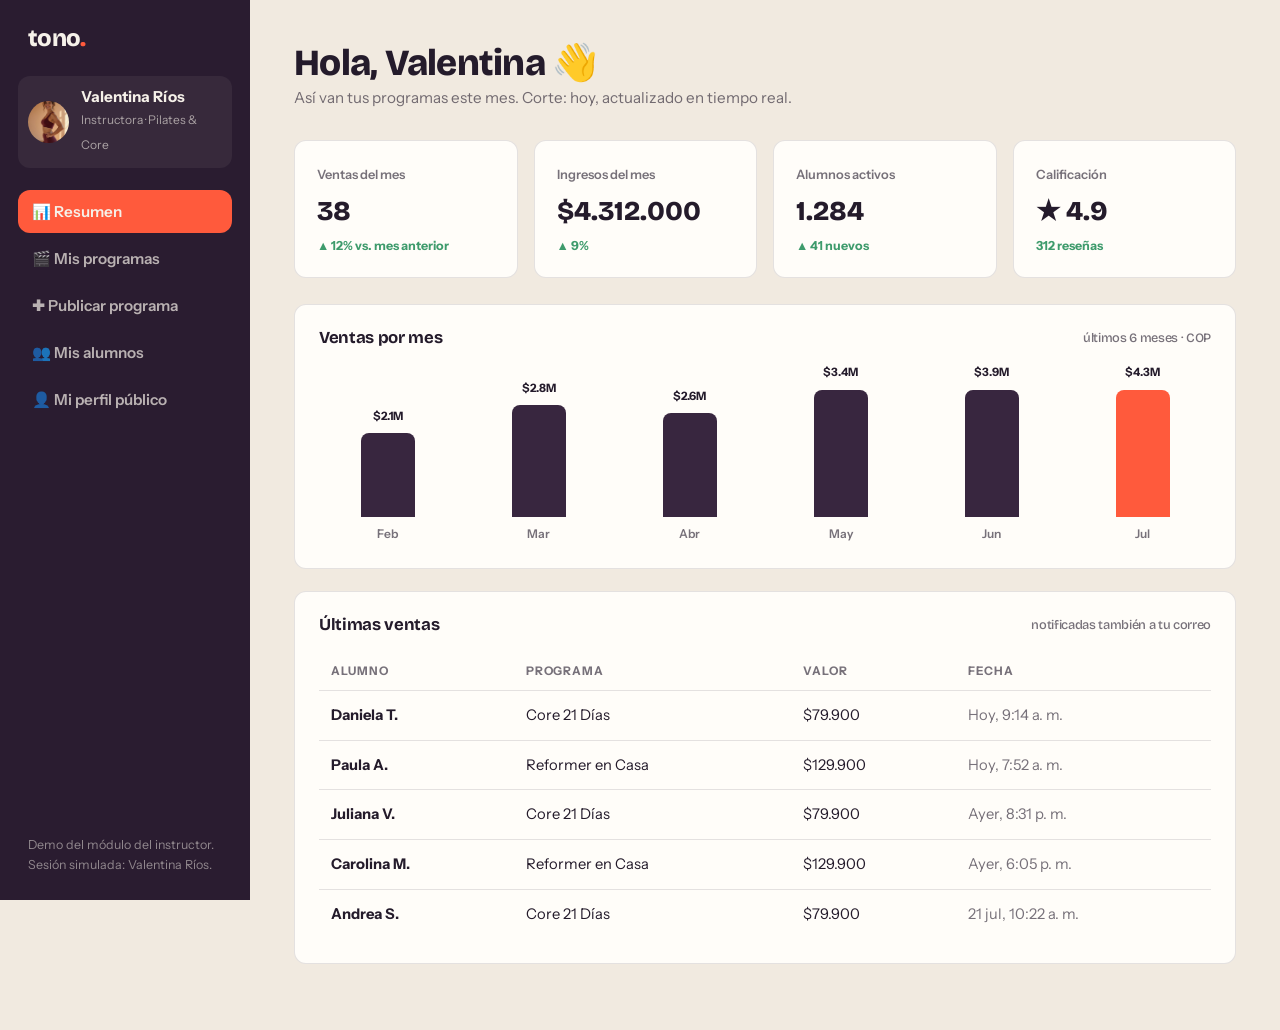
<file: panel-instructor.html>
<!DOCTYPE html>
<html lang="es">
<head>
<meta charset="UTF-8">
<meta name="viewport" content="width=device-width, initial-scale=1.0">
<title>Panel del instructor — tono.</title>
<link rel="preconnect" href="https://fonts.googleapis.com">
<link href="https://fonts.googleapis.com/css2?family=Bricolage+Grotesque:wght@500;600;700;800&family=Instrument+Sans:wght@400;500;600;700&display=swap" rel="stylesheet">
<link rel="stylesheet" href="styles.css">
<style>
body { background: #F1EAE0; }
.shell { display: grid; grid-template-columns: 250px 1fr; min-height: 100svh; }
@media (max-width: 900px) { .shell { grid-template-columns: 1fr; } .side { position: static !important; height: auto !important; flex-direction: row !important; overflow-x: auto; padding: 14px !important; } .side .quien, .side .abajo { display: none !important; } }
.side { background: var(--ciruela-d); color: var(--crema); padding: 26px 18px; display: flex; flex-direction: column; gap: 4px; position: sticky; top: 0; height: 100svh; }
.side .logo { font-size: 1.5rem; margin: 0 10px 22px; }
.side .quien { display: flex; align-items: center; gap: 12px; padding: 12px 10px; border-radius: var(--r-sm); background: rgba(246,241,233,.06); margin-bottom: 18px; }
.side .quien img { width: 42px; height: 42px; border-radius: 50%; object-fit: cover; }
.side .quien b { display: block; font-size: .95rem; line-height: 1.2; }
.side .quien span { font-size: .75rem; opacity: .6; }
.stab { display: flex; align-items: center; gap: 12px; padding: 12px 14px; border-radius: var(--r-sm); background: none; border: none; color: var(--crema); font-size: .95rem; font-weight: 600; opacity: .7; transition: all .15s; text-align: left; white-space: nowrap; }
.stab:hover { opacity: 1; background: rgba(246,241,233,.06); }
.stab.on { opacity: 1; background: var(--coral); }
.side .abajo { margin-top: auto; font-size: .78rem; opacity: .5; padding: 0 10px; }
.main { padding: clamp(22px, 4vw, 44px); }
.main h1 { font-size: clamp(1.6rem, 3.2vw, 2.3rem); font-weight: 800; margin-bottom: 4px; }
.main .sub { color: var(--tinta-60); margin-bottom: 30px; font-size: .95rem; }
.vista { display: none; }
.vista.on { display: block; animation: fade .3s ease; }
@keyframes fade { from { opacity: 0; transform: translateY(8px); } }
/* KPIs */
.kpis { display: grid; grid-template-columns: repeat(4, 1fr); gap: 16px; margin-bottom: 26px; }
@media (max-width: 1100px) { .kpis { grid-template-columns: repeat(2, 1fr); } }
.kpi { background: var(--blanco); border-radius: var(--r-sm); padding: 20px 22px; border: 1px solid var(--linea); }
.kpi .l { font-size: .8rem; font-weight: 600; color: var(--tinta-60); }
.kpi b { font-family: var(--f-display); font-size: 1.7rem; font-weight: 800; display: block; margin-top: 4px; }
.kpi .delta { font-size: .78rem; font-weight: 700; color: var(--ok); }
/* panel bloques */
.bloque { background: var(--blanco); border: 1px solid var(--linea); border-radius: var(--r-sm); padding: 24px; margin-bottom: 22px; }
.bloque h3 { font-size: 1.05rem; margin-bottom: 18px; display: flex; justify-content: space-between; align-items: center; }
.bloque h3 small { font-weight: 500; color: var(--tinta-60); font-size: .8rem; }
/* chart barras */
.chart { display: flex; align-items: flex-end; gap: 14px; height: 180px; }
.chart .col { flex: 1; display: flex; flex-direction: column; align-items: center; gap: 8px; height: 100%; justify-content: flex-end; }
.chart .bar { width: 100%; max-width: 54px; border-radius: 8px 8px 0 0; background: var(--ciruela); transition: height .8s cubic-bezier(.2,.7,.2,1); }
.chart .col:last-child .bar { background: var(--coral); }
.chart .m { font-size: .75rem; color: var(--tinta-60); font-weight: 600; }
.chart .v { font-size: .72rem; font-weight: 700; }
/* tablas */
table { width: 100%; border-collapse: collapse; font-size: .92rem; }
th { text-align: left; font-size: .74rem; text-transform: uppercase; letter-spacing: .08em; color: var(--tinta-60); padding: 10px 12px; border-bottom: 1.5px solid var(--linea); }
td { padding: 13px 12px; border-bottom: 1px solid var(--linea); }
tr:last-child td { border-bottom: none; }
.pill { font-size: .74rem; font-weight: 700; padding: 4px 12px; border-radius: 999px; }
.pill.ok { background: rgba(62,155,108,.13); color: var(--ok); }
.pill.warn { background: rgba(255,90,60,.13); color: var(--coral-d); }
.pill.mut { background: var(--crema-2); color: var(--tinta-60); }
.mini-prog { width: 110px; height: 6px; border-radius: 99px; background: var(--crema-2); overflow: hidden; display: inline-block; vertical-align: middle; }
.mini-prog i { display: block; height: 100%; background: var(--ok); border-radius: 99px; }
/* wizard */
.wsteps { display: flex; gap: 10px; margin-bottom: 26px; }
.wstep { flex: 1; padding: 12px; text-align: center; border-radius: var(--r-sm); background: var(--blanco); border: 1.5px solid var(--linea); font-weight: 600; font-size: .88rem; color: var(--tinta-60); }
.wstep.on { border-color: var(--coral); color: var(--tinta); background: rgba(255,90,60,.05); }
.wstep.done { border-color: var(--ok); color: var(--ok); }
.wpane { display: none; } .wpane.on { display: grid; gap: 18px; animation: fade .3s ease; }
.video-row { display: flex; gap: 12px; align-items: center; }
.video-row input { flex: 1; }
.video-row .vok { color: var(--ok); font-weight: 700; font-size: .85rem; white-space: nowrap; }
.prev-card { max-width: 380px; }
.f2c { display: grid; grid-template-columns: 1fr 1fr; gap: 18px; }
@media (max-width: 700px) { .f2c { grid-template-columns: 1fr; } }
</style>
</head>
<body>

<div class="shell">
  <aside class="side">
    <a class="logo" href="index.html">tono<i>.</i></a>
    <div class="quien">
      <img src="img/valentina.jpg" alt="">
      <div><b>Valentina Ríos</b><span>Instructora · Pilates & Core</span></div>
    </div>
    <button class="stab on" data-v="resumen">📊 Resumen</button>
    <button class="stab" data-v="programas">🎬 Mis programas</button>
    <button class="stab" data-v="publicar">✚ Publicar programa</button>
    <button class="stab" data-v="alumnos">👥 Mis alumnos</button>
    <button class="stab" data-v="perfil">👤 Mi perfil público</button>
    <div class="abajo">Demo del módulo del instructor.<br>Sesión simulada: Valentina Ríos.</div>
  </aside>

  <main class="main">

    <!-- ===== RESUMEN ===== -->
    <section class="vista on" id="v-resumen">
      <h1>Hola, Valentina 👋</h1>
      <p class="sub">Así van tus programas este mes. Corte: hoy, actualizado en tiempo real.</p>
      <div class="kpis">
        <div class="kpi"><span class="l">Ventas del mes</span><b>38</b><span class="delta">▲ 12% vs. mes anterior</span></div>
        <div class="kpi"><span class="l">Ingresos del mes</span><b>$4.312.000</b><span class="delta">▲ 9%</span></div>
        <div class="kpi"><span class="l">Alumnos activos</span><b>1.284</b><span class="delta">▲ 41 nuevos</span></div>
        <div class="kpi"><span class="l">Calificación</span><b>★ 4.9</b><span class="delta">312 reseñas</span></div>
      </div>
      <div class="bloque">
        <h3>Ventas por mes <small>últimos 6 meses · COP</small></h3>
        <div class="chart" id="chart"></div>
      </div>
      <div class="bloque">
        <h3>Últimas ventas <small>notificadas también a tu correo</small></h3>
        <table>
          <thead><tr><th>Alumno</th><th>Programa</th><th>Valor</th><th>Fecha</th></tr></thead>
          <tbody id="ventasBody"></tbody>
        </table>
      </div>
    </section>

    <!-- ===== PROGRAMAS ===== -->
    <section class="vista" id="v-programas">
      <h1>Mis programas</h1>
      <p class="sub">Publica, edita u oculta tus programas sin depender de un desarrollador.</p>
      <div class="bloque">
        <table>
          <thead><tr><th>Programa</th><th>Estado</th><th>Alumnos</th><th>Precio</th><th>Rating</th><th></th></tr></thead>
          <tbody id="progsBody"></tbody>
        </table>
      </div>
    </section>

    <!-- ===== PUBLICAR ===== -->
    <section class="vista" id="v-publicar">
      <h1>Publicar un programa nuevo</h1>
      <p class="sub">Tres pasos: información, contenido en video y precio. Tus videos viven en Vimeo o YouTube y se embeben automáticamente.</p>
      <div class="wsteps">
        <div class="wstep on" id="ws1">1 · Información</div>
        <div class="wstep" id="ws2">2 · Contenido</div>
        <div class="wstep" id="ws3">3 · Precio y publicación</div>
      </div>

      <div class="bloque wpane on" id="wp1">
        <div class="f2c">
          <div class="field"><label>Nombre del programa</label><input id="npNombre" placeholder="Ej: Pilates para espalda feliz" value="Pilates para Espalda Feliz"></div>
          <div class="field"><label>Categoría</label><select id="npCat"><option value="pilates">Pilates</option><option value="funcional">Funcional</option><option value="fuerza">Fuerza</option><option value="estiramientos">Estiramientos</option><option value="nutricion">Nutrición</option></select></div>
        </div>
        <div class="f2c">
          <div class="field"><label>Nivel</label><select id="npNivel"><option>Principiante</option><option>Intermedio</option><option>Avanzado</option><option>Todos los niveles</option></select></div>
          <div class="field"><label>Duración</label><select id="npDur"><option>3 semanas</option><option selected>4 semanas</option><option>6 semanas</option><option>8 semanas</option></select></div>
        </div>
        <div class="field"><label>Descripción corta</label><textarea id="npDesc" rows="3" placeholder="¿Qué logra el alumno con este programa?">Cuatro semanas de pilates terapéutico para liberar tensión lumbar y construir una espalda fuerte y sin dolor.</textarea></div>
        <button class="btn btn-coral" style="justify-self:start" onclick="wiz(2)">Continuar →</button>
      </div>

      <div class="bloque wpane" id="wp2">
        <div class="field"><label>Videos del programa (enlaces de Vimeo o YouTube)</label></div>
        <div class="video-row"><input value="https://vimeo.com/9834721/clase-1-fundamentos" readonly><span class="vok">✓ Video válido</span></div>
        <div class="video-row"><input value="https://vimeo.com/9834722/clase-2-respiracion" readonly><span class="vok">✓ Video válido</span></div>
        <div class="video-row"><input id="npVideo3" placeholder="Pega aquí el enlace de tu siguiente video…"><button class="btn btn-tinta btn-sm" onclick="agregarVideo()">Agregar</button></div>
        <div class="field" style="margin-top:8px"><label>Material complementario (PDF)</label>
          <div class="video-row"><input value="Guía de higiene postural.pdf" readonly><span class="vok">✓ Cargado</span></div>
        </div>
        <div style="display:flex;gap:12px"><button class="btn btn-ghost btn-sm" onclick="wiz(1)">← Volver</button><button class="btn btn-coral" onclick="wiz(3)">Continuar →</button></div>
      </div>

      <div class="bloque wpane" id="wp3">
        <div class="f2c">
          <div class="field"><label>Precio (COP, pago único)</label><input id="npPrecio" value="94.900" inputmode="numeric"></div>
          <div class="field"><label>Clase gratuita de muestra</label><select><option>Clase 1 · Fundamentos</option><option>Ninguna</option></select></div>
        </div>
        <p class="mut" style="font-size:.9rem">Así se verá tu programa en el marketplace:</p>
        <div class="prev-card" id="prevCard"></div>
        <div style="display:flex;gap:12px"><button class="btn btn-ghost btn-sm" onclick="wiz(2)">← Volver</button><button class="btn btn-coral" onclick="publicarNuevo()">🚀 Publicar programa</button></div>
      </div>
    </section>

    <!-- ===== ALUMNOS ===== -->
    <section class="vista" id="v-alumnos">
      <h1>Mis alumnos</h1>
      <p class="sub">Inscripciones en tus programas y su avance. Los datos son demo.</p>
      <div class="bloque">
        <table>
          <thead><tr><th>Alumno</th><th>Programa</th><th>Avance</th><th>Última actividad</th></tr></thead>
          <tbody id="alumnosBody"></tbody>
        </table>
      </div>
    </section>

    <!-- ===== PERFIL ===== -->
    <section class="vista" id="v-perfil">
      <h1>Mi perfil público</h1>
      <p class="sub">Lo que ven tus alumnos en <a href="instructor.html?i=valentina-rios" style="color:var(--coral);font-weight:600">tono.fit/valentina-rios</a> — compártelo en tu publicidad.</p>
      <div class="bloque" style="max-width:720px">
        <div style="display:flex;gap:20px;align-items:center;margin-bottom:22px">
          <img src="img/valentina.jpg" style="width:84px;height:84px;border-radius:50%;object-fit:cover" alt="">
          <button class="btn btn-ghost btn-sm" onclick="toast('En la plataforma real aquí subes o cambias tu foto')">Cambiar foto</button>
        </div>
        <div class="f2c">
          <div class="field"><label>Nombre público</label><input value="Valentina Ríos"></div>
          <div class="field"><label>Especialidad</label><input value="Pilates & Core"></div>
        </div>
        <div class="field" style="margin-top:18px"><label>Presentación</label><textarea rows="4">Instructora certificada de pilates mat y reformer con 9 años de experiencia en estudios boutique de Bogotá. Mi método combina control, respiración y fuerza profunda del core.</textarea></div>
        <button class="btn btn-coral" style="margin-top:18px" onclick="toast('✓ Perfil actualizado (demo) — los cambios se verían al instante en tu página pública')">Guardar cambios</button>
      </div>
    </section>

  </main>
</div>

<script src="data.js"></script>
<script src="app.js"></script>
<script>
// tabs — cada vista tiene su propia URL (panel-instructor.html#publicar)
document.querySelectorAll('.stab').forEach(b => b.onclick = () => {
  document.querySelectorAll('.stab').forEach(x => x.classList.remove('on'));
  document.querySelectorAll('.vista').forEach(x => x.classList.remove('on'));
  b.classList.add('on');
  document.getElementById('v-' + b.dataset.v).classList.add('on');
  history.replaceState(null, '', '#' + b.dataset.v);
});

function abrirVista(v) {
  const b = document.querySelector('.stab[data-v="' + v + '"]');
  if (b) b.click();
}
if (location.hash) abrirVista(location.hash.slice(1));
window.addEventListener('hashchange', () => abrirVista(location.hash.slice(1)));

// chart
const meses = [['Feb', 2.1], ['Mar', 2.8], ['Abr', 2.6], ['May', 3.4], ['Jun', 3.9], ['Jul', 4.3]];
const max = 4.5;
document.getElementById('chart').innerHTML = meses.map(([m, v]) => `
  <div class="col"><span class="v">$${v.toFixed(1)}M</span><div class="bar" style="height:${v / max * 100}%"></div><span class="m">${m}</span></div>`).join('');

// ventas demo
const ventas = [
  ['Daniela T.', 'Core 21 Días', 79900, 'Hoy, 9:14 a. m.'],
  ['Paula A.', 'Reformer en Casa', 129900, 'Hoy, 7:52 a. m.'],
  ['Juliana V.', 'Core 21 Días', 79900, 'Ayer, 8:31 p. m.'],
  ['Carolina M.', 'Reformer en Casa', 129900, 'Ayer, 6:05 p. m.'],
  ['Andrea S.', 'Core 21 Días', 79900, '21 jul, 10:22 a. m.'],
];
document.getElementById('ventasBody').innerHTML = ventas.map(v =>
  `<tr><td><b>${v[0]}</b></td><td>${v[1]}</td><td>${$fmt(v[2])}</td><td class="mut">${v[3]}</td></tr>`).join('');

// mis programas (de Valentina) + estado
function renderProgs() {
  const mios = PROGRAMAS.filter(p => p.instructor === 'valentina-rios');
  const extra = TONO.read('prog_nuevo', null);
  const filas = mios.map(p => `
    <tr><td><b>${p.titulo}</b></td><td><span class="pill ok">Publicado</span></td><td>${p.alumnos}</td><td>${$fmt(p.precio)}</td><td>★ ${p.rating}</td>
    <td><a href="programa.html?p=${p.slug}" style="color:var(--coral);font-weight:600;font-size:.85rem">Ver →</a></td></tr>`);
  if (extra) filas.push(`
    <tr><td><b>${extra.nombre}</b></td><td><span class="pill warn">Recién publicado</span></td><td>0</td><td>$${extra.precio}</td><td class="mut">—</td><td></td></tr>`);
  document.getElementById('progsBody').innerHTML = filas.join('');
}
renderProgs();

// alumnos demo
const als = [
  ['Daniela Torres', 'Core 21 Días', 34, 'Hoy'],
  ['Paula Arango', 'Reformer en Casa', 8, 'Hoy'],
  ['Juliana Vega', 'Core 21 Días', 71, 'Ayer'],
  ['Carolina Mora', 'Reformer en Casa', 55, 'Hace 2 días'],
  ['Andrea Salazar', 'Core 21 Días', 90, 'Hace 3 días'],
  ['Luisa Cárdenas', 'Reformer en Casa', 12, 'Hace 5 días'],
];
document.getElementById('alumnosBody').innerHTML = als.map(a => `
  <tr><td><b>${a[0]}</b></td><td>${a[1]}</td>
  <td><span class="mini-prog"><i style="width:${a[2]}%"></i></span> <span class="mut" style="font-size:.82rem">${a[2]}%</span></td>
  <td class="mut">${a[3]}</td></tr>`).join('');

// wizard
function wiz(n) {
  [1, 2, 3].forEach(i => {
    document.getElementById('ws' + i).className = 'wstep' + (i === n ? ' on' : i < n ? ' done' : '');
    document.getElementById('wp' + i).classList.toggle('on', i === n);
  });
  if (n === 3) {
    const nombre = document.getElementById('npNombre').value || 'Tu programa';
    document.getElementById('prevCard').innerHTML = `
      <div class="pcard" style="box-shadow:var(--sombra)">
        <div class="ph"><img src="img/p-movilidad.jpg" alt=""><span class="tag">${catLabel(document.getElementById('npCat').value)}</span></div>
        <div class="pc-body"><h3>${nombre}</h3>
        <div class="pc-inst"><img src="img/valentina.jpg" alt="">Valentina Ríos</div>
        <div class="pc-foot"><span class="precio">$${document.getElementById('npPrecio').value}</span><span class="rating mut">Nuevo</span></div></div>
      </div>`;
  }
}
function agregarVideo() {
  const i = document.getElementById('npVideo3');
  if (!i.value.trim()) { toast('Pega un enlace de Vimeo o YouTube'); return; }
  const row = document.createElement('div');
  row.className = 'video-row';
  row.innerHTML = `<input value="${i.value}" readonly><span class="vok">✓ Video válido</span>`;
  i.closest('.video-row').before(row);
  i.value = '';
  toast('Video agregado al programa');
}
function publicarNuevo() {
  TONO.write('prog_nuevo', { nombre: document.getElementById('npNombre').value, precio: document.getElementById('npPrecio').value });
  renderProgs();
  toast('🚀 ¡Programa publicado! Ya aparece en tu catálogo y en el marketplace (demo)');
  setTimeout(() => document.querySelector('[data-v="programas"]').click(), 900);
}
</script>
</body>
</html>
</file>
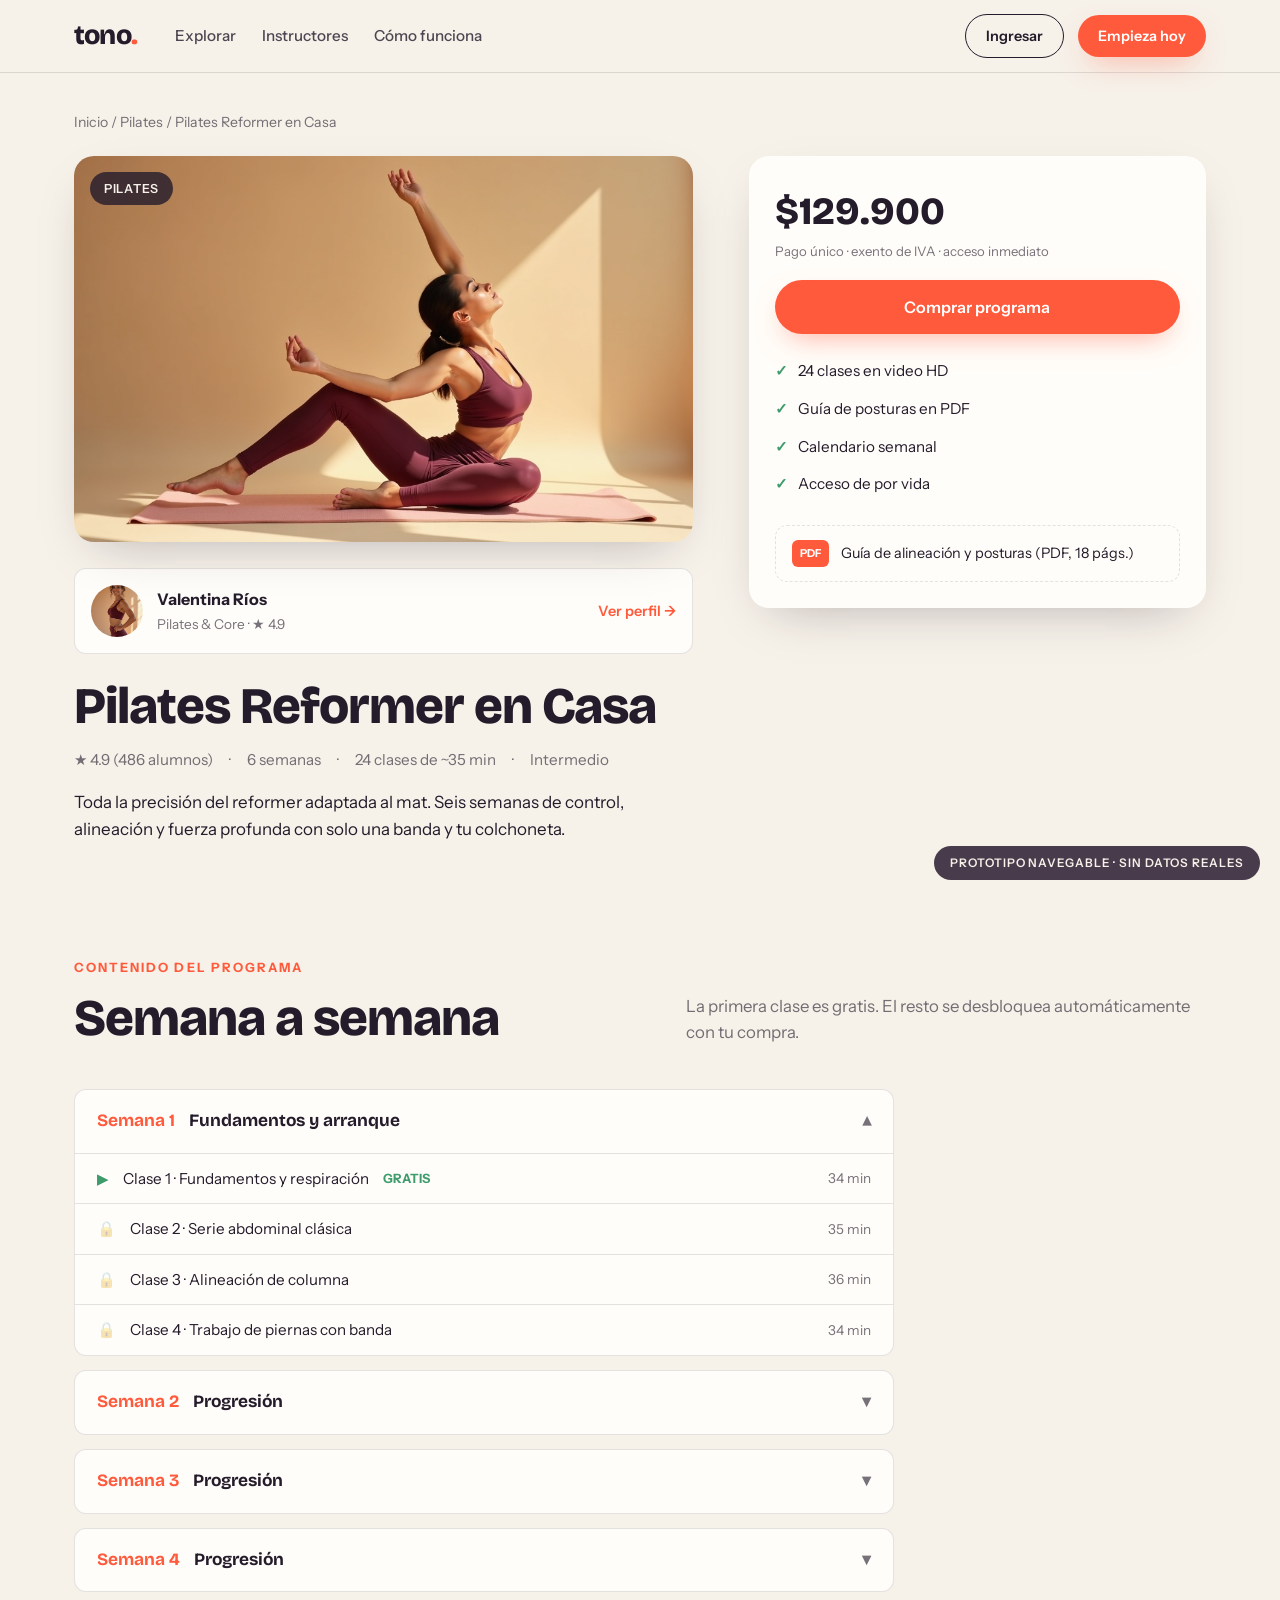
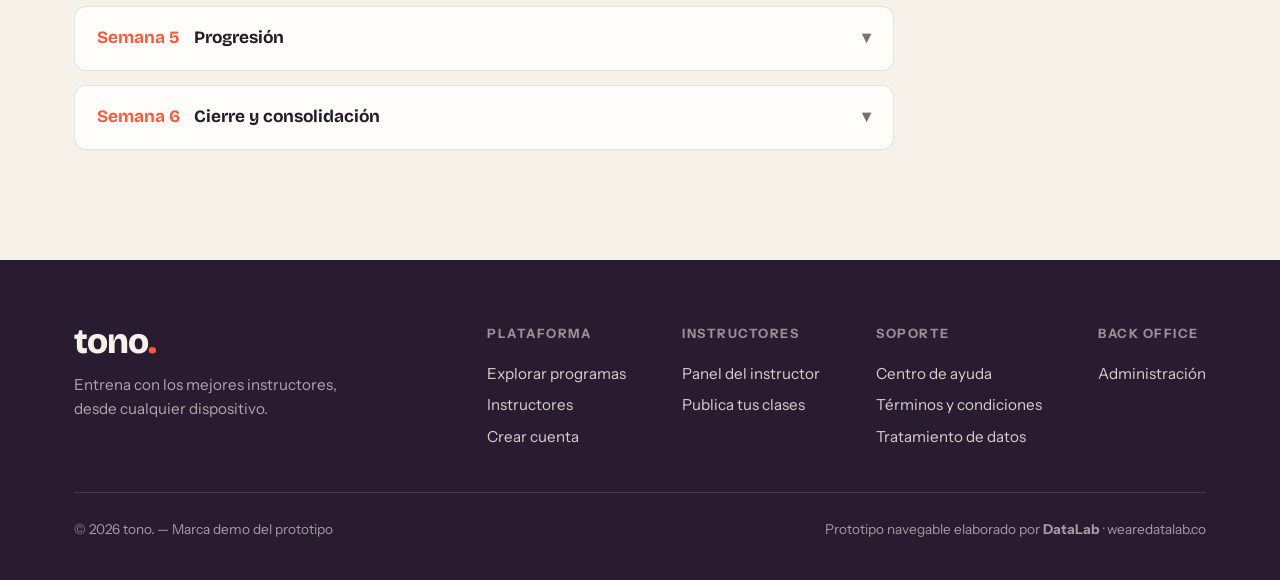
<file: programa.html>
<!DOCTYPE html>
<html lang="es">
<head>
<meta charset="UTF-8">
<meta name="viewport" content="width=device-width, initial-scale=1.0">
<title>Programa — tono.</title>
<link rel="preconnect" href="https://fonts.googleapis.com">
<link href="https://fonts.googleapis.com/css2?family=Bricolage+Grotesque:wght@500;600;700;800&family=Instrument+Sans:wght@400;500;600;700&display=swap" rel="stylesheet">
<link rel="stylesheet" href="styles.css">
<style>
.phero { padding: calc(var(--nav-h) + 40px) 0 70px; }
.phero-grid { display: grid; grid-template-columns: 1.15fr .85fr; gap: 56px; align-items: start; }
@media (max-width: 960px) { .phero-grid { grid-template-columns: 1fr; gap: 36px; } }
.cover { border-radius: var(--r); overflow: hidden; aspect-ratio: 16/10; box-shadow: var(--sombra); position: relative; }
.cover img { width: 100%; height: 100%; object-fit: cover; }
.cover .tag { position: absolute; top: 16px; left: 16px; background: rgba(36,27,43,.8); color: var(--crema); backdrop-filter: blur(6px); font-size: .78rem; font-weight: 600; letter-spacing: .06em; text-transform: uppercase; padding: 7px 14px; border-radius: 999px; }
.migas { font-size: .88rem; color: var(--tinta-60); margin-bottom: 22px; }
.migas a:hover { color: var(--tinta); }
.pinfo h1 { font-size: clamp(2rem, 4.2vw, 3.2rem); font-weight: 800; margin: 8px 0 14px; }
.pinfo .meta { display: flex; gap: 16px; flex-wrap: wrap; color: var(--tinta-60); font-size: .95rem; margin-bottom: 18px; }
.pinfo .desc { font-size: 1.06rem; margin-bottom: 26px; max-width: 56ch; }
.inst-mini { display: flex; align-items: center; gap: 14px; padding: 16px; border: 1.5px solid var(--linea); border-radius: var(--r-sm); background: var(--blanco); margin-bottom: 26px; }
.inst-mini img { width: 52px; height: 52px; border-radius: 50%; object-fit: cover; }
.inst-mini b { display: block; }
.inst-mini span { font-size: .85rem; color: var(--tinta-60); }
.inst-mini a { margin-left: auto; font-weight: 600; font-size: .9rem; color: var(--coral); white-space: nowrap; }
.compra { background: var(--blanco); border-radius: var(--r); padding: 26px; box-shadow: var(--sombra); }
.compra .precio-g { font-family: var(--f-display); font-size: 2.4rem; font-weight: 800; }
.compra .iva { font-size: .82rem; color: var(--tinta-60); margin-bottom: 18px; }
.compra ul { list-style: none; margin: 18px 0 22px; }
.compra li { padding: 7px 0; display: flex; gap: 10px; font-size: .95rem; }
.compra li::before { content: '✓'; color: var(--ok); font-weight: 700; }
.compra .btn { width: 100%; }
.compra .ya { background: rgba(62,155,108,.1); color: var(--ok); border-radius: var(--r-sm); padding: 12px 16px; font-weight: 600; font-size: .92rem; text-align: center; margin-bottom: 14px; }
.material { display: flex; align-items: center; gap: 12px; margin-top: 18px; padding: 14px 16px; border: 1.5px dashed var(--linea); border-radius: var(--r-sm); font-size: .9rem; }
.material .pdf { background: var(--coral); color: #fff; font-size: .68rem; font-weight: 800; padding: 5px 8px; border-radius: 6px; }
/* temario */
.temario { max-width: 820px; }
.sem { border: 1.5px solid var(--linea); border-radius: var(--r-sm); background: var(--blanco); margin-bottom: 14px; overflow: hidden; }
.sem summary { list-style: none; cursor: pointer; padding: 18px 22px; display: flex; align-items: center; gap: 14px; font-weight: 700; font-family: var(--f-display); font-size: 1.08rem; }
.sem summary::-webkit-details-marker { display: none; }
.sem summary .n { color: var(--coral); }
.sem summary .flecha { margin-left: auto; transition: transform .2s; color: var(--tinta-60); }
.sem[open] summary .flecha { transform: rotate(180deg); }
.sem .lec { display: flex; align-items: center; gap: 14px; padding: 13px 22px; border-top: 1px solid var(--linea); font-size: .95rem; }
.sem .lec .lock { color: var(--tinta-30); }
.sem .lec .dur { margin-left: auto; color: var(--tinta-60); font-size: .85rem; }
.sem .lec.libre { color: var(--tinta); }
.sem .lec.libre .lock { color: var(--ok); }
</style>
</head>
<body>

<section class="phero">
  <div class="wrap">
    <div class="migas" id="migas"></div>
    <div class="phero-grid">
      <div>
        <div class="cover rv in"><img id="cover" src="" alt=""><span class="tag" id="tagCat"></span></div>
        <div class="inst-mini" style="margin-top:26px" id="instMini"></div>
        <div class="pinfo">
          <h1 id="titulo"></h1>
          <div class="meta" id="meta"></div>
          <p class="desc" id="desc"></p>
        </div>
      </div>
      <aside class="compra" id="compra"></aside>
    </div>
  </div>
</section>

<section class="sec" style="padding-top:20px">
  <div class="wrap">
    <div class="sec-head rv">
      <div>
        <div class="kicker">Contenido del programa</div>
        <h2>Semana a semana</h2>
      </div>
      <p class="sec-sub">La primera clase es gratis. El resto se desbloquea automáticamente con tu compra.</p>
    </div>
    <div class="temario" id="temario"></div>
  </div>
</section>

<script src="data.js"></script>
<script src="app.js"></script>
<script>
montarUI({});

const p = findP(param('p')) || PROGRAMAS[0];
const inst = findI(p.instructor);
document.title = p.titulo + ' — tono.';

document.getElementById('migas').innerHTML =
  `<a href="index.html">Inicio</a> / <a href="explorar.html?cat=${p.cat}">${catLabel(p.cat)}</a> / ${p.titulo}`;
document.getElementById('cover').src = p.img;
document.getElementById('cover').alt = p.titulo;
document.getElementById('tagCat').textContent = catLabel(p.cat);
document.getElementById('titulo').textContent = p.titulo;
document.getElementById('meta').innerHTML =
  `<span>★ ${p.rating} (${p.alumnos} alumnos)</span><span>·</span><span>${p.semanas} semanas</span><span>·</span><span>${p.sesiones} clases de ~${p.min} min</span><span>·</span><span>${p.nivel}</span>`;
document.getElementById('desc').textContent = p.desc;
document.getElementById('instMini').innerHTML = `
  <img src="${inst.img}" alt="${inst.nombre}">
  <div><b>${inst.nombre}</b><span>${inst.rol} · ★ ${inst.rating}</span></div>
  <a href="instructor.html?i=${inst.slug}">Ver perfil →</a>`;

function renderCompra() {
  const ya = TONO.tiene(p.slug);
  document.getElementById('compra').innerHTML = `
    ${ya ? '<div class="ya">✓ Ya tienes este programa</div>' : ''}
    <div class="precio-g">${$fmt(p.precio)}</div>
    <div class="iva">Pago único · exento de IVA · acceso inmediato</div>
    ${ya
      ? `<a class="btn btn-coral" href="clase.html?p=${p.slug}">Continuar entrenando</a>`
      : `<a class="btn btn-coral" href="${TONO.user ? 'checkout.html?p=' + p.slug : 'acceso.html?next=' + encodeURIComponent('checkout.html?p=' + p.slug)}">Comprar programa</a>`}
    <ul>${p.incluye.map(i => '<li>' + i + '</li>').join('')}</ul>
    <div class="material"><span class="pdf">PDF</span> ${p.material}</div>`;
}
renderCompra();

const semanas = leccionesDe(p);
document.getElementById('temario').innerHTML = semanas.map((s, si) => `
  <details class="sem rv in" ${si === 0 ? 'open' : ''}>
    <summary><span class="n">Semana ${s.semana}</span> ${si === 0 ? 'Fundamentos y arranque' : si === semanas.length - 1 ? 'Cierre y consolidación' : 'Progresión'} <span class="flecha">▾</span></summary>
    ${s.lecciones.map((l, li) => {
      const libre = si === 0 && li === 0;
      return `<div class="lec ${libre ? 'libre' : ''}">
        <span class="lock">${libre ? '▶' : (TONO.tiene(p.slug) ? '▶' : '🔒')}</span>
        ${l.titulo} ${libre ? '<span style="color:var(--ok);font-weight:700;font-size:.8rem">GRATIS</span>' : ''}
        <span class="dur">${l.dur}</span>
      </div>`;
    }).join('')}
  </details>`).join('');
</script>
</body>
</html>
</file>
<file: styles.css>
/* ============================================================
   tono. — sistema de diseño del prototipo
   crema · ciruela · coral — editorial fitness cálido
   ============================================================ */
:root {
  --crema: #F6F1E9;
  --crema-2: #EDE4D6;
  --blanco: #FFFDF9;
  --tinta: #241B2B;
  --tinta-60: rgba(36, 27, 43, .62);
  --tinta-30: rgba(36, 27, 43, .30);
  --ciruela: #38263F;
  --ciruela-d: #2A1C30;
  --coral: #FF5A3C;
  --coral-d: #E0431F;
  --lila: #C9B8EC;
  --ok: #3E9B6C;
  --linea: rgba(36, 27, 43, .12);
  --r: 20px;
  --r-sm: 12px;
  --sombra: 0 18px 50px -24px rgba(36, 27, 43, .35);
  --f-display: 'Bricolage Grotesque', sans-serif;
  --f-body: 'Instrument Sans', sans-serif;
  --nav-h: 72px;
}

* { margin: 0; padding: 0; box-sizing: border-box; }
html { scroll-behavior: smooth; }
body {
  font-family: var(--f-body);
  background: var(--crema);
  color: var(--tinta);
  line-height: 1.55;
  -webkit-font-smoothing: antialiased;
}
img { max-width: 100%; display: block; }
a { color: inherit; text-decoration: none; }
button { font-family: inherit; cursor: pointer; }
input, select, textarea { font-family: inherit; font-size: 1rem; }

h1, h2, h3, .display { font-family: var(--f-display); line-height: 1.04; letter-spacing: -.02em; }

.wrap { max-width: 1180px; margin: 0 auto; padding: 0 24px; }

/* ---------- botones ---------- */
.btn {
  display: inline-flex; align-items: center; justify-content: center; gap: 10px;
  padding: 15px 28px; border-radius: 999px; border: none;
  font-weight: 600; font-size: 1rem; transition: transform .18s ease, box-shadow .18s ease, background .18s ease;
}
.btn:active { transform: scale(.97); }
.btn-coral { background: var(--coral); color: #fff; box-shadow: 0 12px 30px -12px rgba(255, 90, 60, .55); }
.btn-coral:hover { background: var(--coral-d); transform: translateY(-2px); }
.btn-tinta { background: var(--tinta); color: var(--crema); }
.btn-tinta:hover { background: var(--ciruela); transform: translateY(-2px); }
.btn-ghost { background: transparent; color: inherit; border: 1.5px solid currentColor; }
.btn-ghost:hover { background: rgba(36,27,43,.06); }
.btn-blanco { background: var(--blanco); color: var(--tinta); }
.btn-sm { padding: 10px 20px; font-size: .9rem; }
.btn[disabled] { opacity: .5; cursor: not-allowed; }

/* ---------- nav ---------- */
.nav {
  position: fixed; inset: 0 0 auto 0; z-index: 90; height: var(--nav-h);
  display: flex; align-items: center;
  transition: background .25s ease, box-shadow .25s ease;
}
.nav.solid { background: rgba(246, 241, 233, .92); backdrop-filter: blur(14px); box-shadow: 0 1px 0 var(--linea); }
.nav-in { width: 100%; max-width: 1180px; margin: 0 auto; padding: 0 24px; display: flex; align-items: center; gap: 28px; }
.logo { font-family: var(--f-display); font-weight: 800; font-size: 1.7rem; letter-spacing: -.03em; line-height: 1; }
.logo i { font-style: normal; color: var(--coral); }
.nav-links { display: flex; gap: 26px; font-weight: 500; font-size: .95rem; margin-left: 10px; }
.nav-links a { opacity: .8; transition: opacity .15s; }
.nav-links a:hover { opacity: 1; }
.nav-right { margin-left: auto; display: flex; align-items: center; gap: 14px; }
.nav.clara { color: var(--crema); }
.nav.clara.solid { color: var(--tinta); }
.avatar-chip {
  display: inline-flex; align-items: center; gap: 9px; font-weight: 600; font-size: .92rem;
  padding: 7px 16px 7px 8px; border-radius: 999px; background: rgba(36,27,43,.07);
}
.avatar-chip .av {
  width: 30px; height: 30px; border-radius: 50%; background: var(--coral); color: #fff;
  display: grid; place-items: center; font-size: .85rem; font-weight: 700;
}
.hamb { display: none; background: none; border: none; font-size: 1.6rem; color: inherit; }
@media (max-width: 860px) {
  .nav-links { display: none; }
  .hamb { display: block; }
}

/* menú móvil */
.mnav {
  position: fixed; inset: 0; z-index: 95; background: var(--ciruela-d); color: var(--crema);
  display: flex; flex-direction: column; justify-content: center; padding: 40px;
  opacity: 0; pointer-events: none; transition: opacity .25s ease;
}
.mnav.open { opacity: 1; pointer-events: auto; }
.mnav a { font-family: var(--f-display); font-size: 2.2rem; font-weight: 700; padding: 12px 0; }
.mnav .cerrar { position: absolute; top: 22px; right: 26px; font-size: 2rem; background: none; border: none; color: var(--crema); }

/* ---------- footer ---------- */
footer { background: var(--ciruela-d); color: var(--crema); margin-top: 0; }
.foot-in { max-width: 1180px; margin: 0 auto; padding: 64px 24px 40px; }
.foot-top { display: flex; flex-wrap: wrap; gap: 40px; justify-content: space-between; align-items: flex-start; padding-bottom: 40px; border-bottom: 1px solid rgba(246,241,233,.14); }
.foot-links { display: flex; gap: 56px; flex-wrap: wrap; }
.foot-links h4 { font-size: .8rem; text-transform: uppercase; letter-spacing: .12em; opacity: .55; margin-bottom: 14px; }
.foot-links a { display: block; padding: 4px 0; opacity: .85; font-size: .95rem; }
.foot-links a:hover { opacity: 1; }
.foot-note { padding-top: 26px; display: flex; flex-wrap: wrap; gap: 12px; justify-content: space-between; font-size: .85rem; opacity: .6; }

/* ---------- tarjetas programa ---------- */
.pcard { border-radius: var(--r); overflow: hidden; background: var(--blanco); box-shadow: var(--sombra); transition: transform .22s ease, box-shadow .22s ease; display: flex; flex-direction: column; }
.pcard:hover { transform: translateY(-6px); }
.pcard .ph { position: relative; aspect-ratio: 16/10; overflow: hidden; }
.pcard .ph img { width: 100%; height: 100%; object-fit: cover; transition: transform .5s ease; }
.pcard:hover .ph img { transform: scale(1.05); }
.pcard .tag { position: absolute; top: 14px; left: 14px; background: rgba(36,27,43,.78); color: var(--crema); backdrop-filter: blur(6px); font-size: .74rem; font-weight: 600; letter-spacing: .06em; text-transform: uppercase; padding: 6px 12px; border-radius: 999px; }
.pcard .pc-body { padding: 18px 20px 20px; display: flex; flex-direction: column; gap: 8px; flex: 1; }
.pcard h3 { font-size: 1.22rem; font-weight: 700; }
.pcard .pc-inst { display: flex; align-items: center; gap: 9px; font-size: .88rem; color: var(--tinta-60); }
.pcard .pc-inst img { width: 26px; height: 26px; border-radius: 50%; object-fit: cover; }
.pcard .pc-meta { display: flex; gap: 12px; font-size: .82rem; color: var(--tinta-60); }
.pcard .pc-foot { margin-top: auto; padding-top: 12px; display: flex; align-items: center; justify-content: space-between; }
.pcard .precio { font-family: var(--f-display); font-weight: 800; font-size: 1.25rem; }
.pcard .rating { font-size: .86rem; font-weight: 600; }
.pcard .rating i { font-style: normal; color: var(--coral); }

/* ---------- chips ---------- */
.chip {
  display: inline-flex; align-items: center; gap: 7px; padding: 9px 18px; border-radius: 999px;
  border: 1.5px solid var(--linea); background: transparent; font-weight: 600; font-size: .9rem;
  color: var(--tinta); transition: all .16s ease;
}
.chip:hover { border-color: var(--tinta); }
.chip.on { background: var(--tinta); color: var(--crema); border-color: var(--tinta); }

/* ---------- secciones ---------- */
.sec { padding: 96px 0; }
.sec-head { display: flex; align-items: flex-end; justify-content: space-between; gap: 24px; margin-bottom: 44px; flex-wrap: wrap; }
.kicker { font-size: .8rem; font-weight: 700; letter-spacing: .16em; text-transform: uppercase; color: var(--coral); margin-bottom: 14px; }
.sec h2 { font-size: clamp(2rem, 4.4vw, 3.2rem); font-weight: 800; }
.sec-sub { color: var(--tinta-60); max-width: 520px; font-size: 1.05rem; }

/* reveal */
.rv { opacity: 0; transform: translateY(26px); transition: opacity .7s ease, transform .7s ease; }
.rv.in { opacity: 1; transform: none; }
@media (prefers-reduced-motion: reduce) { .rv { transition: none; opacity: 1; transform: none; } }

/* ---------- toast ---------- */
.toast {
  position: fixed; bottom: 28px; left: 50%; transform: translate(-50%, 20px); z-index: 200;
  background: var(--tinta); color: var(--crema); padding: 14px 26px; border-radius: 999px;
  font-weight: 600; font-size: .95rem; box-shadow: var(--sombra); opacity: 0; pointer-events: none;
  transition: all .3s ease; max-width: 90vw; text-align: center;
}
.toast.show { opacity: 1; transform: translate(-50%, 0); }

/* ---------- banner impersonación ---------- */
.imp-banner {
  position: fixed; bottom: 0; left: 0; right: 0; z-index: 150;
  background: var(--lila); color: var(--tinta); font-weight: 600; font-size: .93rem;
  padding: 12px 20px; display: flex; align-items: center; justify-content: center; gap: 16px; flex-wrap: wrap;
  box-shadow: 0 -8px 30px rgba(36,27,43,.18);
}
.imp-banner button { background: var(--tinta); color: var(--crema); border: none; padding: 8px 18px; border-radius: 999px; font-weight: 600; font-size: .85rem; }

/* ---------- forms ---------- */
.field { display: flex; flex-direction: column; gap: 7px; }
.field label { font-size: .85rem; font-weight: 600; color: var(--tinta-60); }
.field input, .field select, .field textarea {
  padding: 14px 16px; border-radius: var(--r-sm); border: 1.5px solid var(--linea);
  background: var(--blanco); color: var(--tinta); outline: none; transition: border-color .15s;
}
.field input:focus, .field select:focus, .field textarea:focus { border-color: var(--coral); }

/* ---------- badge demo ---------- */
.demo-pill {
  position: fixed; bottom: 20px; right: 20px; z-index: 120;
  background: var(--ciruela-d); color: var(--crema); font-size: .74rem; font-weight: 600;
  letter-spacing: .08em; text-transform: uppercase; padding: 8px 16px; border-radius: 999px;
  opacity: .85; pointer-events: none;
}
@media (max-width: 700px) { .demo-pill { display: none; } }

/* ---------- util ---------- */
.grid { display: grid; gap: 26px; }
.g3 { grid-template-columns: repeat(3, 1fr); }
.g4 { grid-template-columns: repeat(4, 1fr); }
@media (max-width: 1020px) { .g4 { grid-template-columns: repeat(2, 1fr); } .g3 { grid-template-columns: repeat(2, 1fr); } }
@media (max-width: 640px) { .g4, .g3 { grid-template-columns: 1fr; } }
.mut { color: var(--tinta-60); }
.oculto { display: none !important; }
</file>
